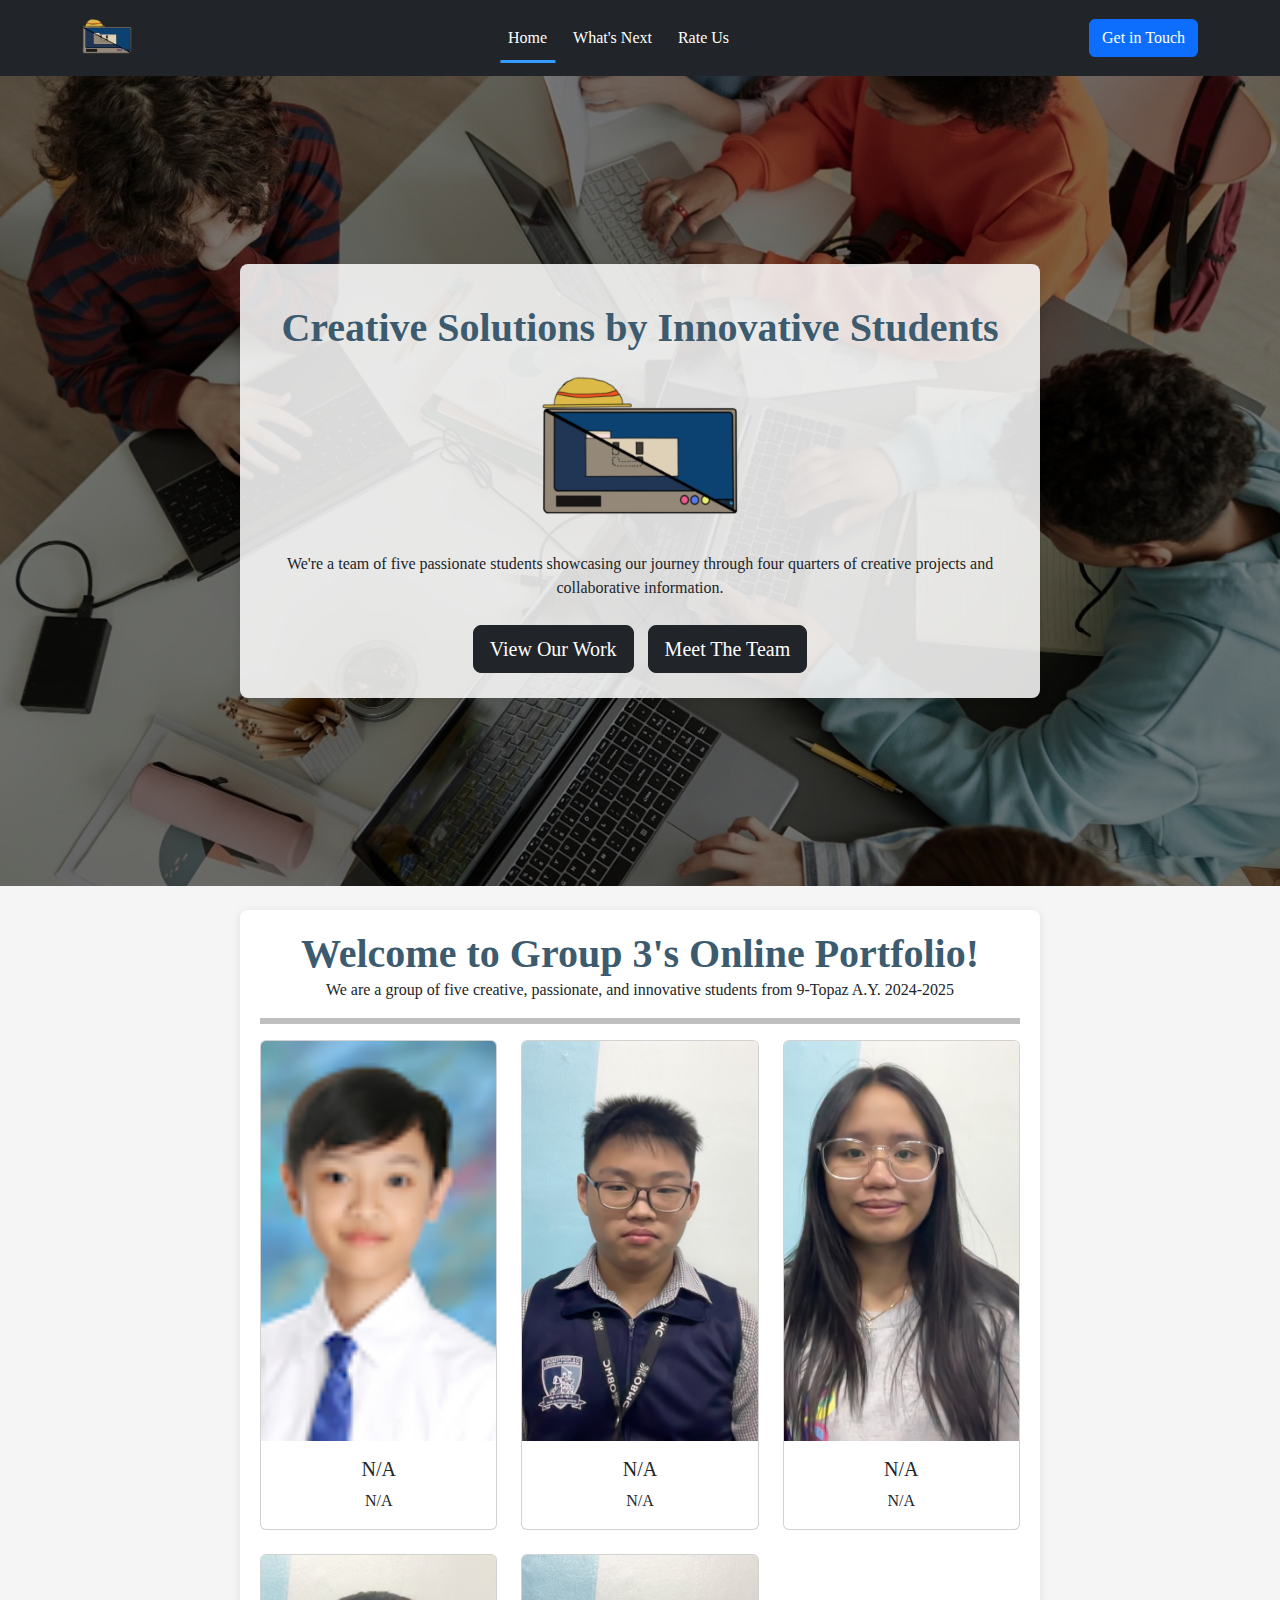
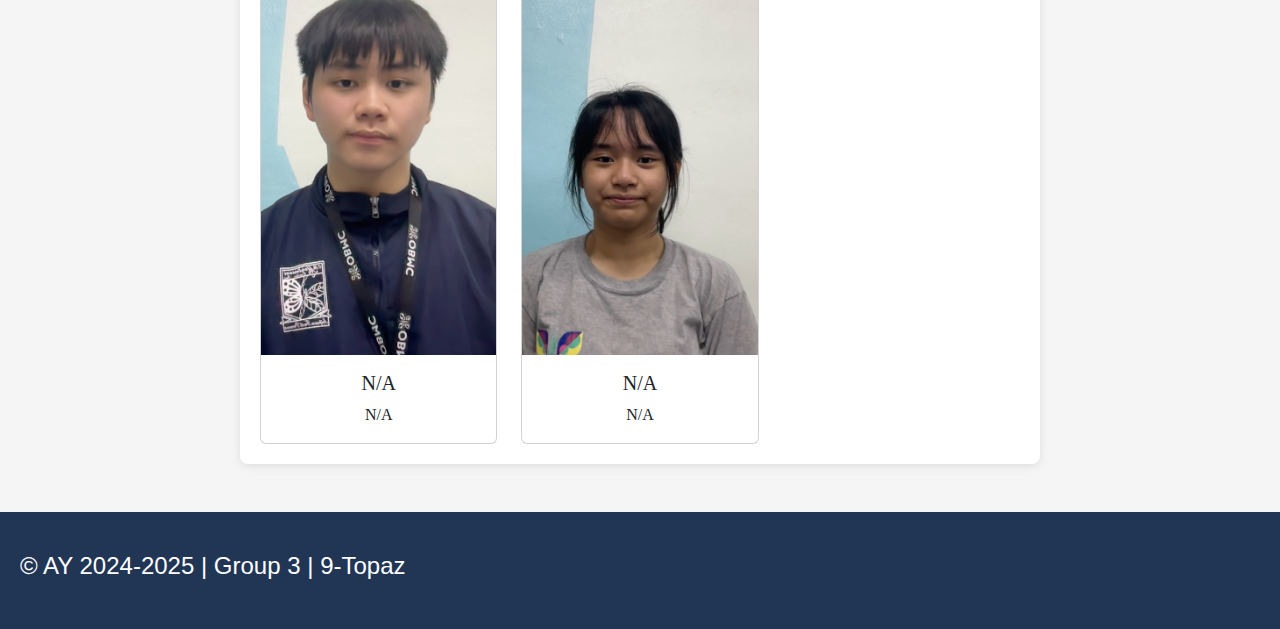
<file: index.html>
<!DOCTYPE html>
<html>
<head>
    <meta charset="utf-8">
	<meta name="viewport" content="width=device-width, initial-scale=1">
	<title>Group 3's Online Portfolio - Home</title>

    <link rel="icon" type="image/x-icon" href="icon.png">

	<!-- BOOTSTRAP 5 -->
	<link href="https://cdn.jsdelivr.net/npm/bootstrap@5.3.3/dist/css/bootstrap.min.css" rel="stylesheet" integrity="sha384-QWTKZyjpPEjISv5WaRU9OFeRpok6YctnYmDr5pNlyT2bRjXh0JMhjY6hW+ALEwIH" crossorigin="anonymous">

    <!-- GOOGLE FONTS -->
    <link rel="preconnect" href="https://fonts.googleapis.com">
    <link rel="preconnect" href="https://fonts.gstatic.com" crossorigin>
    <link href="https://fonts.googleapis.com/css2?family=Merriweather:ital,wght@0,300;0,400;0,700;0,900;1,300;1,400;1,700;1,900&display=swap" rel="stylesheet">

    <!-- CLOUDFLARE FOR ANIMATION -->
	<link rel="stylesheet" href="https://cdnjs.cloudflare.com/ajax/libs/animate.css/4.1.1/animate.min.css">

	 <!-- STYLE -->
	<link rel="stylesheet" type="text/css" href="style.css">
</head>
<body>
    <!-- NAVIGATION BAR -->
	<nav class="navbar navbar-expand-md navbar-dark bg-dark sticky-top">
        <div class="container-sm">
            <!-- LOGO -->
            <a class="navbar-brand" href="index.html">
                <img src="logo.png" alt="Online Portfolio logo">
            </a>

        <!-- TOGGLER -->
        <button class="navbar-toggler" type="button" data-bs-toggle="collapse" data-bs-target="#mynavbar" aria-controls="mynavbar" aria-expanded="false" aria-label="Toggle navigation">
            <span class="navbar-toggler-icon"></span>
        </button>

        <!-- NAVBAR ITEMS -->
            <div class="collapse navbar-collapse" id="mynavbar">
                <ul class="navbar-nav mx-auto">
                    <li class="nav-item">
                        <a class="nav-link active" href="index.html">Home</a>
                    </li>
                    <li class="nav-item">
                        <a class="nav-link" href="#">What's Next</a>
                    <li class="nav-item">
                        <a class="nav-link" href="#">Rate Us</a>
                    </li>
                </ul>

            <!-- SEARCH-FORM -->
            <form class="d-flex" action="https://www.google.com/search" method="get" target="_blank">
                <button class="btn btn-primary" type="submit">Get in Touch</button>
                </form>
            </div>
        </div>
    </nav>

    <!-- CONTENT -->
    <!-- HERO SECTION -->
    <header class="hero">
        <div class="container">
            <h1 class="animate__animated animate__fadeInDown">Creative Solutions by Innovative Students</h1>
			<img src="logo.png" alt="Project-All Logo" class="animate__animated animate__fadeIn" style="width: 200px; height: 200px;">
			<p class="animate__animated animate__fadeInUp">We're a team of five passionate students showcasing our journey through four quarters of creative projects and collaborative information.</p>
			<button class="btn btn-dark btn-lg animate__animated animate__fadeInUp" onclick="window.location = '#'">View Our Work</button>
            <button class="btn btn-dark btn-lg animate__animated animate__fadeInUp" onclick="window.location = '#'">Meet The Team</button>
        </div>
    </header>
    <br>
    <div class="container mb-5">
        <div class="row g-4">
            <div class="col-md-12">
                <h1>Welcome to Group 3's Online Portfolio!</h1>
                <p>We are a group of five creative, passionate, and innovative students from 9-Topaz A.Y. 2024-2025</p>
                <hr>
                <div class="row g-4">
                    <div class="col-md-4">
                        <div class="card">
                            <img src="sang.png" class="card-img-top" alt="Member 1">
                            <div class="card-body">
                                <h5 class="card-title">N/A</h5>
                                <p class="card-text">N/A</p>
                            </div>
                        </div>
                    </div>
                    <div class="col-md-4">
                        <div class="card">
                            <img src="sean.png" class="card-img-top" alt="Member 2">
                            <div class="card-body">
                                <h5 class="card-title">N/A</h5>
                                <p class="card-text">N/A</p>
                            </div>
                        </div>
                    </div>
                    <div class="col-md-4">
                        <div class="card">
                            <img src="leona.png" class="card-img-top" alt="Member 3">
                            <div class="card-body">
                                <h5 class="card-title">N/A</h5>
                                <p class="card-text">N/A</p>
                            </div>
                        </div>
                    </div>
                    <div class="col-md-4">
                        <div class="card">
                            <img src="chilli.png" class="card-img-top" alt="Member 4">
                            <div class="card-body">
                                <h5 class="card-title">N/A</h5>
                                <p class="card-text">N/A</p>
                            </div>
                        </div>
                    </div>
                    <div class="col-md-4">
                        <div class="card">
                            <img src="harms.png" class="card-img-top" alt="Member 5">
                            <div class="card-body">
                                <h5 class="card-title">N/A</h5>
                                <p class="card-text">N/A</p>
                            </div>
                        </div>
                    </div>
                </div>
            </div>
        </div>
    </div>

    <!-- FOOTER -->
    <footer>
        <div class="footer">
            <h4>&#169; AY 2024-2025 | Group 3 | 9-Topaz</h4>
        </div>
    </footer>

    <!-- JS & BOOTSTRAP -->
    <script src="main.js"></script>
    <script src="https://cdn.jsdelivr.net/npm/bootstrap@5.3.0/dist/js/bootstrap.bundle.min.js"></script>
</body>
</html>
</file>
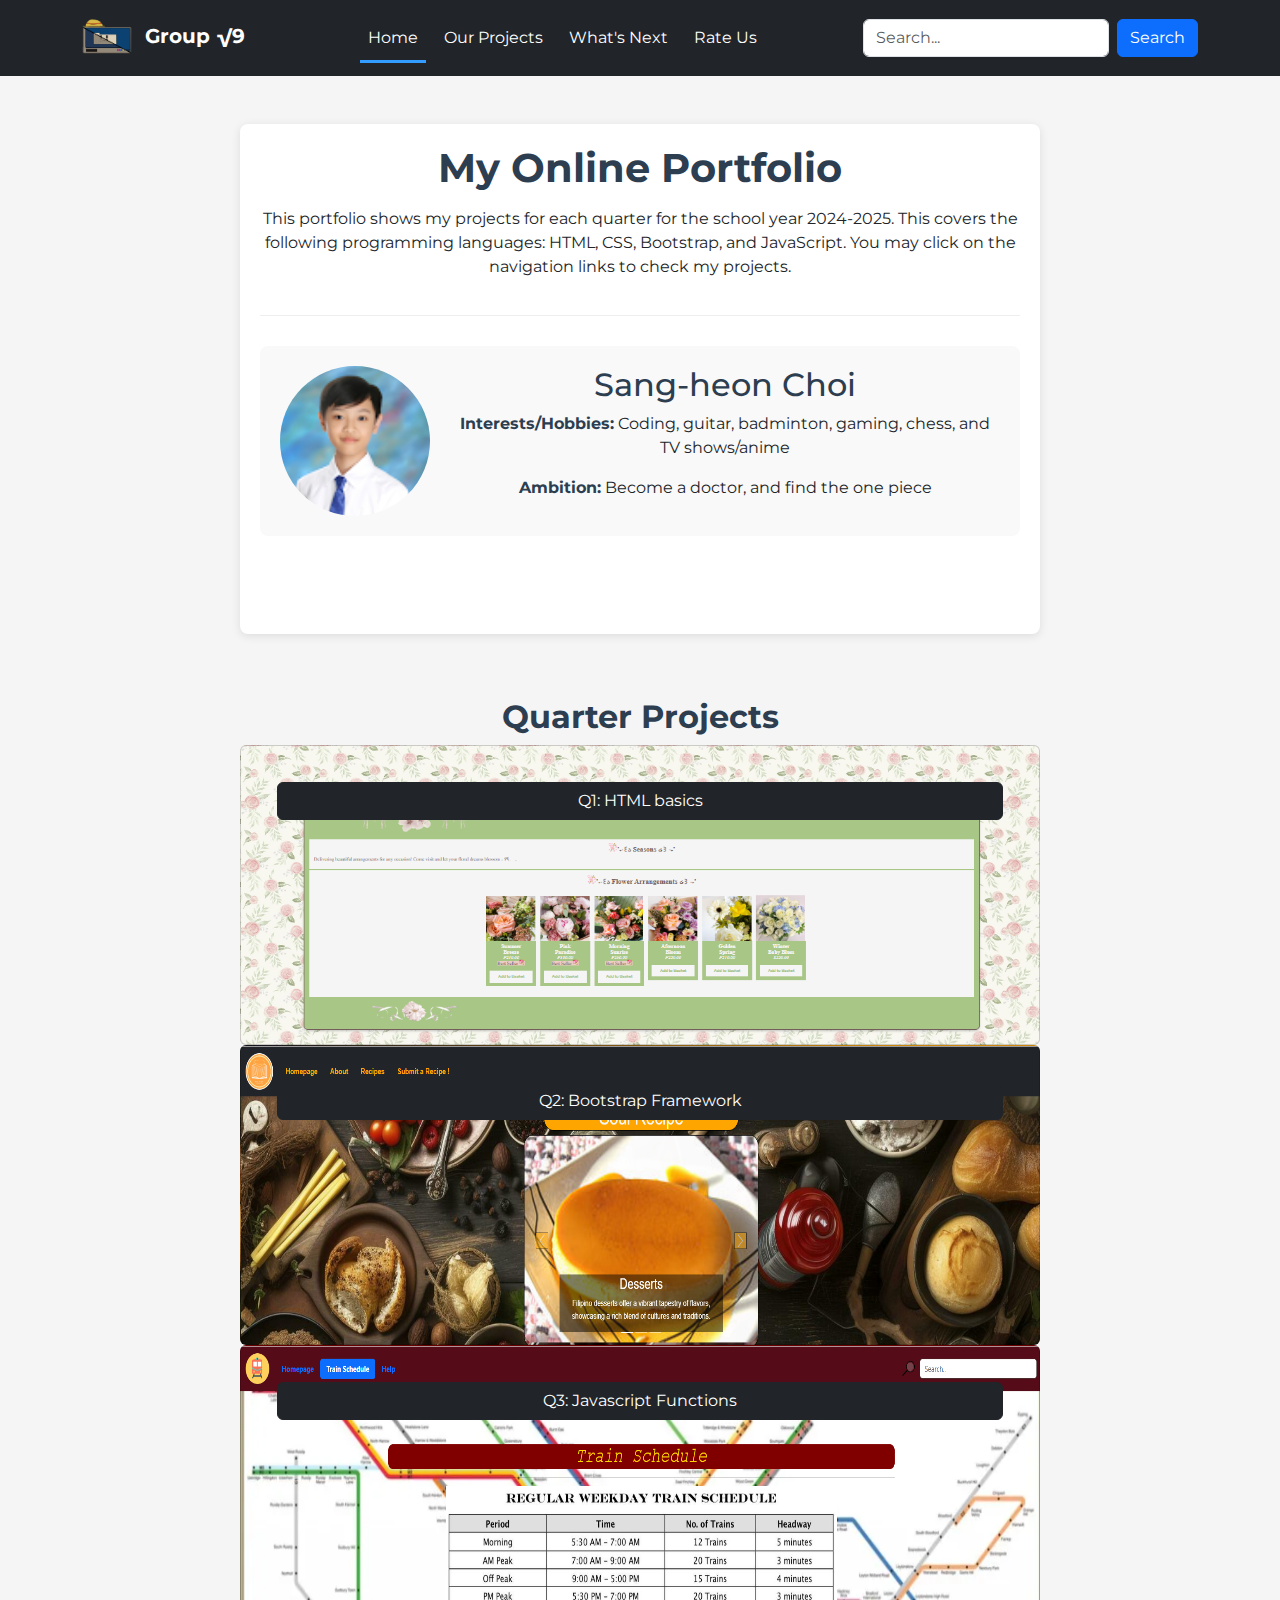
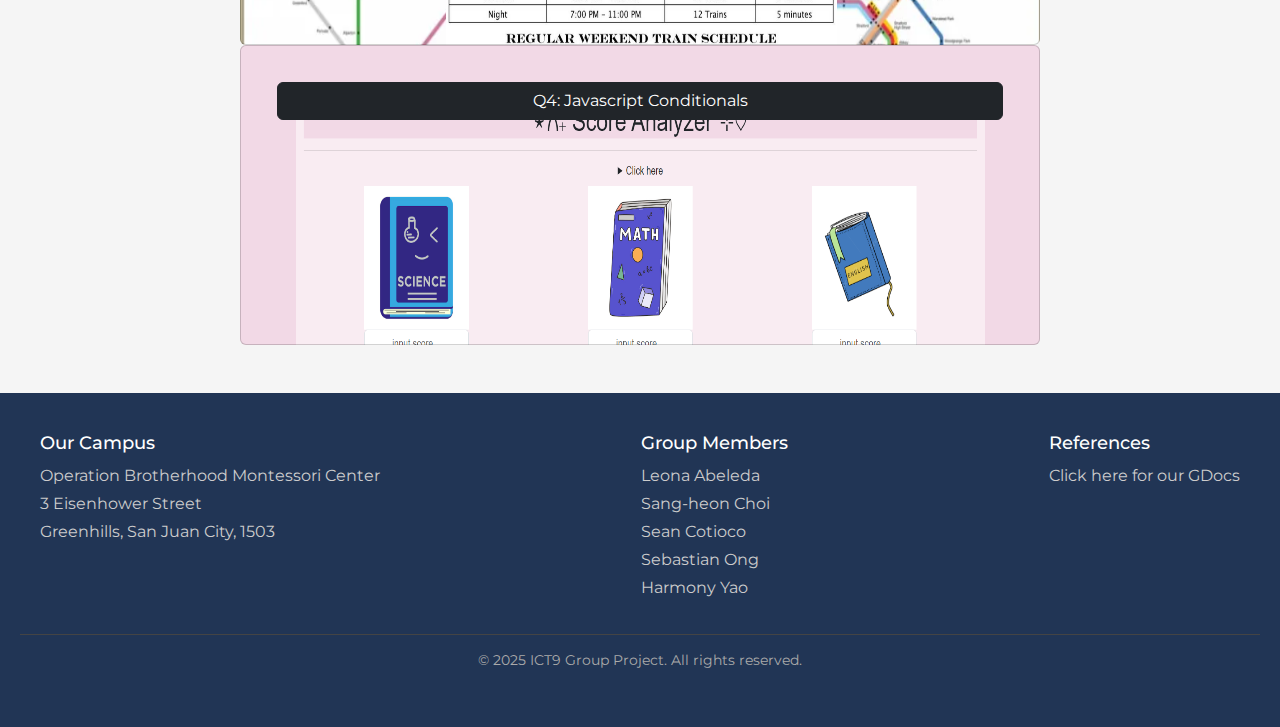
<file: chilli.html>
<!DOCTYPE html>
<html>
<head>
    <meta charset="utf-8">
    <meta name="viewport" content="width=device-width, initial-scale=1">
    <title>Group 3's Online Portfolio - Ong's Page</title>

    <link rel="icon" type="image/x-icon" href="icon.png">

    <!-- BOOTSTRAP 5 -->
    <link href="https://cdn.jsdelivr.net/npm/bootstrap@5.3.3/dist/css/bootstrap.min.css" rel="stylesheet" integrity="sha384-QWTKZyjpPEjISv5WaRU9OFeRpok6YctnYmDr5pNlyT2bRjXh0JMhjY6hW+ALEwIH" crossorigin="anonymous">

    <!-- GOOGLE FONTS -->
    <link rel="preconnect" href="https://fonts.googleapis.com">
    <link rel="preconnect" href="https://fonts.gstatic.com" crossorigin>
    <link href="https://fonts.googleapis.com/css2?family=Montserrat:ital,wght@0,100..900;1,100..900&family=Quicksand:wght@300..700&display=swap" rel="stylesheet">

    <!-- CLOUDFLARE FOR ANIMATION -->
    <link rel="stylesheet" href="https://cdnjs.cloudflare.com/ajax/libs/animate.css/4.1.1/animate.min.css">

     <!-- STYLE; Everyone -->
    <link rel="stylesheet" type="text/css" href="style.css">
</head>
<body>
    <!-- NAVIGATION BAR; ONG -->
    <nav class="navbar navbar-expand-md navbar-dark bg-dark sticky-top">
        <div class="container-sm">
            <!-- LOGO -->
            <a class="navbar-brand" href="index.html">
                <img src="logo.png" alt="Online Portfolio logo">
                <span class="ms-2 fw-bold">Group √9</span>
            </a>

        <!-- TOGGLER -->
        <button class="navbar-toggler" type="button" data-bs-toggle="collapse" data-bs-target="#mynavbar" aria-controls="mynavbar" aria-expanded="false" aria-label="Toggle navigation">
            <span class="navbar-toggler-icon"></span>
        </button>

        <!-- NAVBAR ITEMS -->
            <div class="collapse navbar-collapse" id="mynavbar">
                <ul class="navbar-nav mx-auto">
                    <li class="nav-item">
                        <a class="nav-link active" href="index.html">Home</a>
                    </li>
                    <li class="nav-item">
                        <a class="nav-link" href="#">Our Projects</a>
                    </li>
                    <li class="nav-item">
                        <a class="nav-link" href="#">What's Next</a>
                    </li>
                    <li class="nav-item">
                        <a class="nav-link" href="#">Rate Us</a>
                    </li>
                </ul>

            <!-- SEARCH FORM -->
                <form class="d-flex" action="https://www.google.com/search" method="get" target="_blank">
                    <input class="form-control me-2" type="text" name="q" placeholder="Search..." required>
                    <button class="btn btn-primary" type="submit">Search</button>
                </form>
            </div>
        </div>
    </nav>

    <!-- CONTENT; Choi -->
    <div class="container portfolio mt-5 mb-5">
        <div class="header">
            <h1>My Online Portfolio</h1>
            <p>This portfolio shows my projects for each quarter for the school year 2024-2025. This covers the following programming languages: HTML, CSS, Bootstrap, and JavaScript. You may click on the navigation links to check my projects.</p>
        </div>

        <!-- Profile section -->
        <div class="profile-box">
            <!-- Pfp -->
            <img src="sang.png" alt="Profile Picture" class="img-fluid rounded-circle image-placeholder">

            <div class="details">
                <h2>Sang-heon Choi</h2>
                <p><span class="label">Interests/Hobbies:</span> Coding, guitar, badminton, gaming, chess, and TV shows/anime</p>
                <p><span class="label">Ambition:</span> Become a doctor, and find the one piece</p>
            </div>
        </div>
        <br><br>
    </div>

    <!-- QUARTER PROJECTS; Choi -->
    <div class="projects mb-5">
        <h2><b>Quarter Projects</b></h2>

        <!-- QUARTER 1 -->
        <div class="card" id="card1-sang">
            <div class="card-body">
                <a href="https://schoi9t.github.io/Q1PROJECT-ChoiSang-heon/" target="_blank"><button type="button" class="btn btn-dark">Q1: HTML basics</button></a>
            </div>
        </div>

        <!-- QUARTER 2 -->
        <div class="card" id="card2-sang">
            <div class="card-body">
                <a href="https://schoi9t.github.io/Q2Project/" target="_blank"><button type="button" class="btn btn-dark">Q2: Bootstrap Framework</button></a>
            </div>
        </div>

        <!-- QUARTER 3 -->
        <div class="card" id="card3-sang">
            <div class="card-body">
                <a href="https://schoi9t.github.io/Q3-PROJECT-Choi-RSantos/" target="_blank"><button type="button" class="btn btn-dark">Q3: Javascript Functions</button></a>
            </div>
        </div>

        <!-- QUARTER 4 -->
        <div class="card" id="card4-sang">
            <div class="card-body">
                <a href="https://schoi9t.github.io/Q4-QUIZ2/" target="_blank"><button type="button" class="btn btn-dark">Q4: Javascript Conditionals</button></a>
            </div>
        </div>
    </div>

    <!-- FOOTER; Abeleda -->
    <footer class="footer">
  <div class="footer-container">
    <div class="footer-column">
      <h3>Our Campus</h3>
      <p>Operation Brotherhood Montessori Center</p>
      <p>3 Eisenhower Street</p>
      <p>Greenhills, San Juan City, 1503</p>
    </div>
    <div class="footer-column">
      <h3>Group Members</h3>
      <p>Leona Abeleda</p>
      <p>Sang-heon Choi</p>
      <p>Sean Cotioco</p>
      <p>Sebastian Ong</p>
      <p>Harmony Yao</p>
    </div>
    <div class="footer-column">
      <h3>References</h3>
      <p><a href="https://docs.google.com/document/d/1443_rFTvMxYkBfvUSqrgPFT8zezX56Qn1RfxSUgy0Vw/edit?usp=sharing">Click here for our GDocs</a></p>
    </div>
  </div>
  <div class="footer-bottom">
    <p>© 2025 ICT9 Group Project. All rights reserved.</p>
  </div>
</footer>
    <!-- JS & BOOTSTRAP; Everyone -->
    <script src="main.js"></script>
    <script src="https://cdn.jsdelivr.net/npm/bootstrap@5.3.0/dist/js/bootstrap.bundle.min.js"></script>
</body>
</html>
</file>
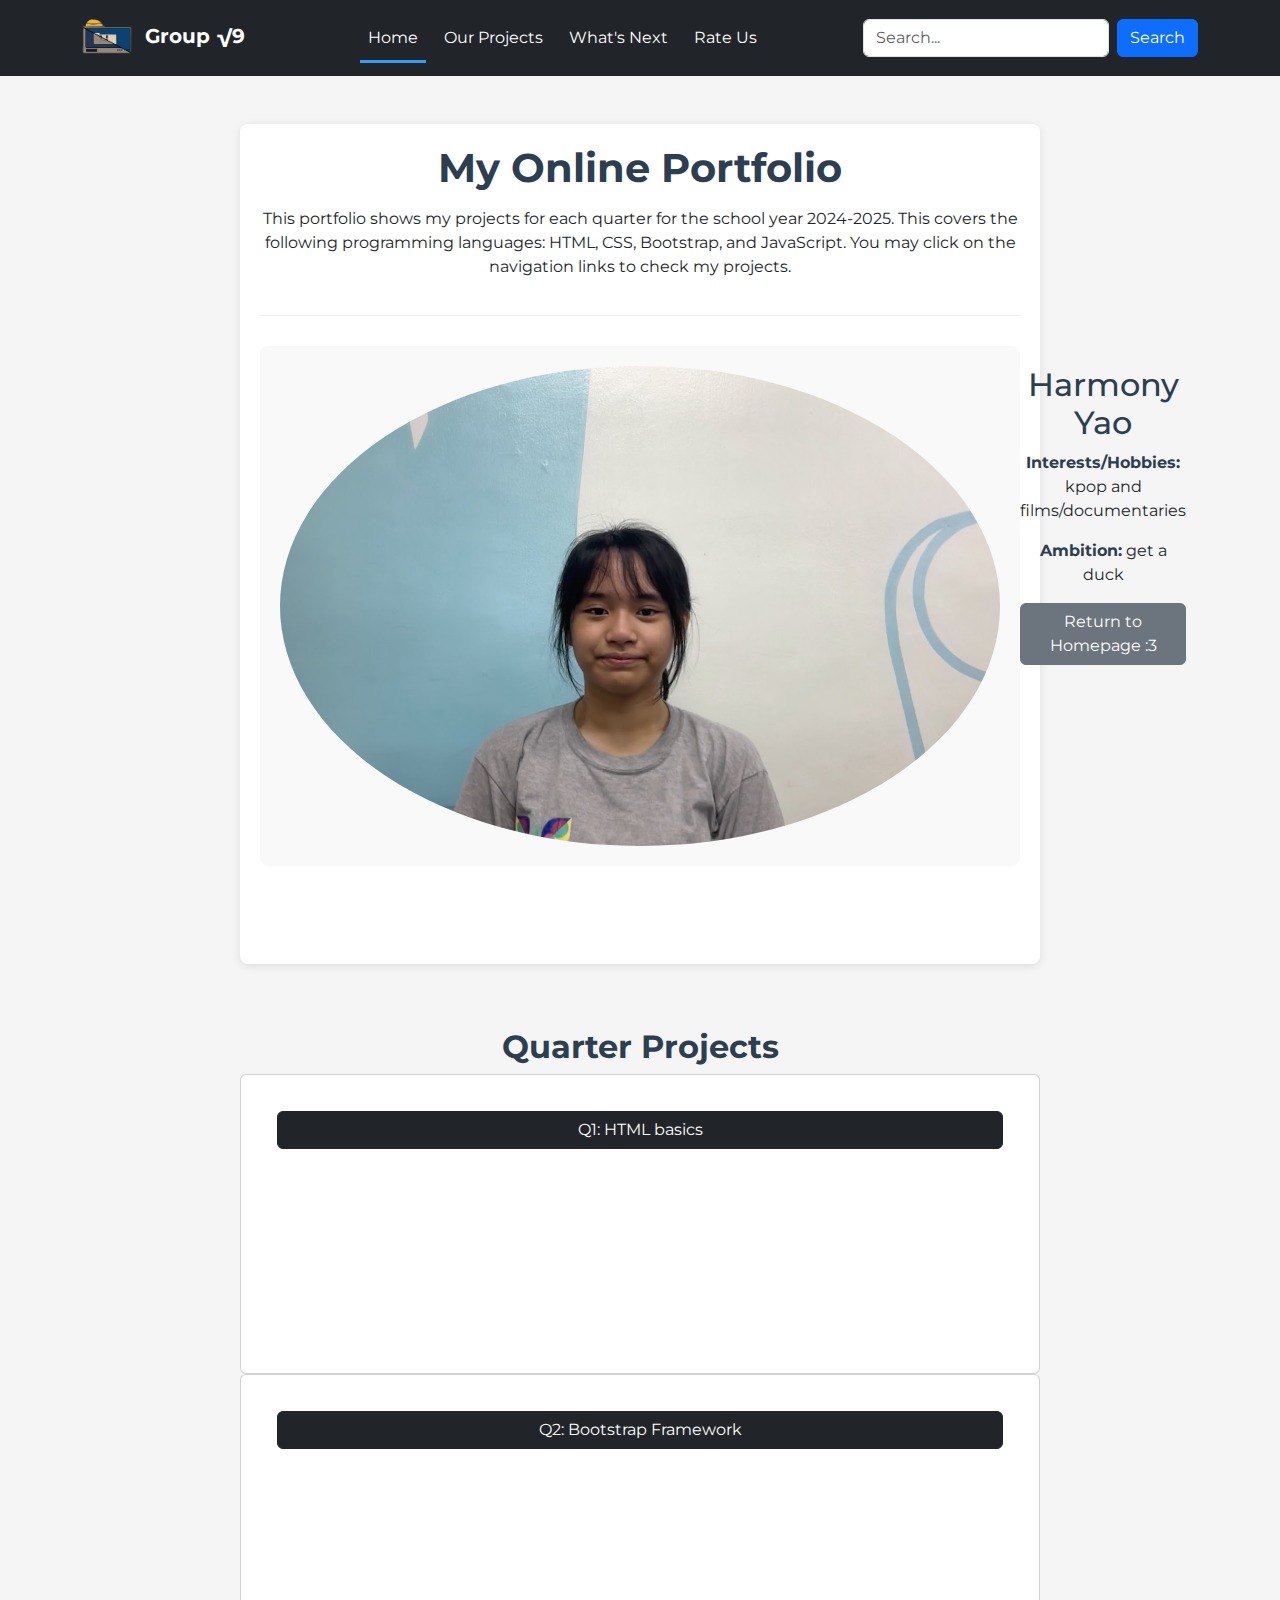
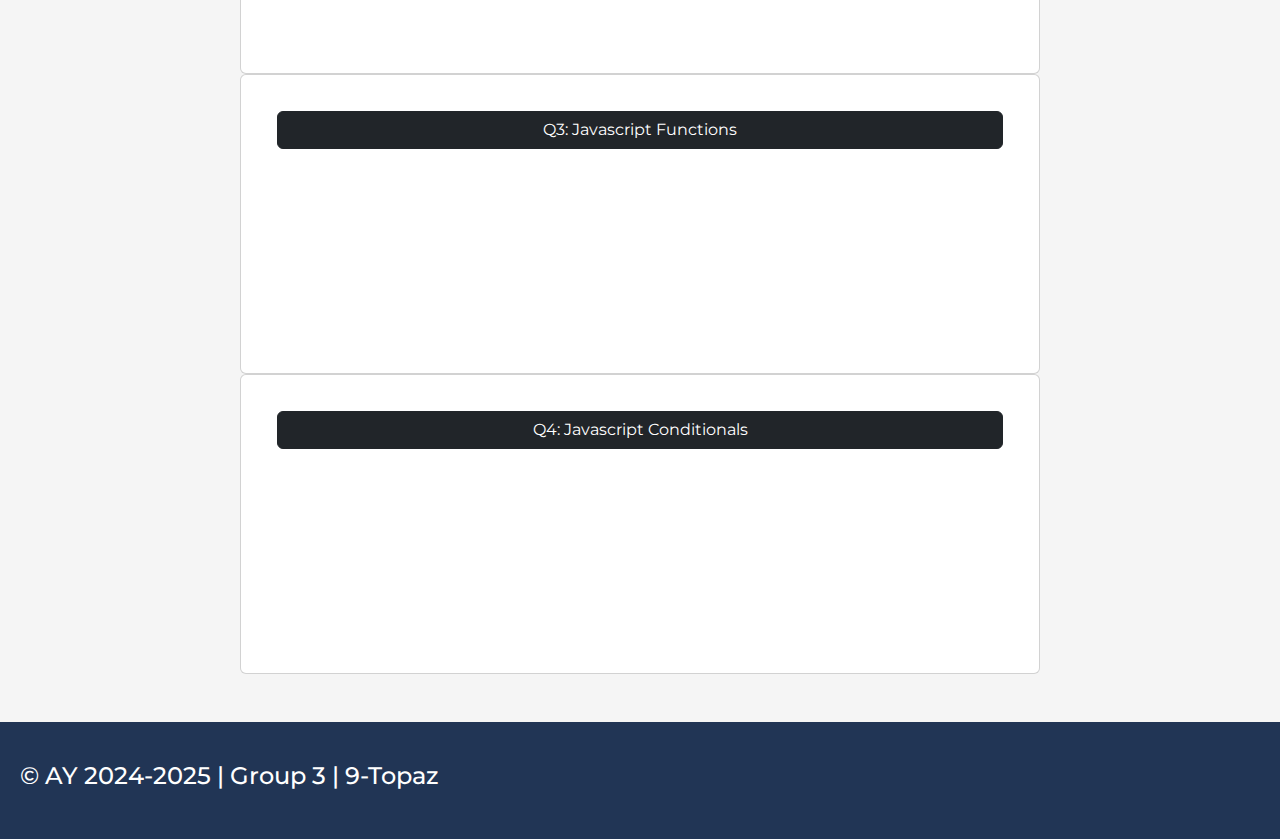
<file: harms.html>
<!DOCTYPE html>
<html>
<head>
	<meta charset="utf-8">
	<meta name="viewport" content="width=device-width, initial-scale=1">
	<title>Group 3's Online Portfolio - Yao's Page</title>

    <link rel="icon" type="image/x-icon" href="icon.png">

	<!-- BOOTSTRAP 5 -->
	<link href="https://cdn.jsdelivr.net/npm/bootstrap@5.3.3/dist/css/bootstrap.min.css" rel="stylesheet" integrity="sha384-QWTKZyjpPEjISv5WaRU9OFeRpok6YctnYmDr5pNlyT2bRjXh0JMhjY6hW+ALEwIH" crossorigin="anonymous">

    <!-- GOOGLE FONTS -->
    <link rel="preconnect" href="https://fonts.googleapis.com">
    <link rel="preconnect" href="https://fonts.gstatic.com" crossorigin>
    <link href="https://fonts.googleapis.com/css2?family=Montserrat:ital,wght@0,100..900;1,100..900&family=Quicksand:wght@300..700&display=swap" rel="stylesheet">

    <!-- CLOUDFLARE FOR ANIMATION -->
	<link rel="stylesheet" href="https://cdnjs.cloudflare.com/ajax/libs/animate.css/4.1.1/animate.min.css">

	 <!-- STYLE; Everyone -->
	<link rel="stylesheet" type="text/css" href="style.css">
</head>
<body>
	<!-- NAVIGATION BAR; Choi -->
	<nav class="navbar navbar-expand-md navbar-dark bg-dark sticky-top">
        <div class="container-sm">
            <!-- LOGO -->
            <a class="navbar-brand" href="index.html">
                <img src="logo.png" alt="Online Portfolio logo">
                <span class="ms-2 fw-bold">Group √9</span>
            </a>

        <!-- TOGGLER -->
        <button class="navbar-toggler" type="button" data-bs-toggle="collapse" data-bs-target="#mynavbar" aria-controls="mynavbar" aria-expanded="false" aria-label="Toggle navigation">
            <span class="navbar-toggler-icon"></span>
        </button>

        <!-- NAVBAR ITEMS -->
            <div class="collapse navbar-collapse" id="mynavbar">
                <ul class="navbar-nav mx-auto">
                    <li class="nav-item">
                        <a class="nav-link active" href="index.html">Home</a>
                    </li>
                    <li class="nav-item">
                        <a class="nav-link" href="#">Our Projects</a>
                    </li>
                    <li class="nav-item">
                        <a class="nav-link" href="#">What's Next</a>
                    </li>
                    <li class="nav-item">
                        <a class="nav-link" href="#">Rate Us</a>
                    </li>
                </ul>

            <!-- SEARCH FORM -->
                <form class="d-flex" action="https://www.google.com/search" method="get" target="_blank">
                    <input class="form-control me-2" type="text" name="q" placeholder="Search..." required>
                    <button class="btn btn-primary" type="submit">Search</button>
                </form>
            </div>
        </div>
    </nav>

	<!-- CONTENT; Yao -->
	<div class="container portfolio mt-5 mb-5">
		<div class="header">
			<h1>My Online Portfolio</h1>
			<p>This portfolio shows my projects for each quarter for the school year 2024-2025. This covers the following programming languages: HTML, CSS, Bootstrap, and JavaScript. You may click on the navigation links to check my projects.</p>
		</div>

		<!-- Profile section -->
		<div class="profile-box">
			<!-- Pfp -->
			<img src="harms.png" alt="Profile Picture" class="img-fluid rounded-circle image-placeholder-harmony">

			<div class="details">
				<h2>Harmony Yao</h2>
				<p><span class="label">Interests/Hobbies:</span> kpop and films/documentaries </p>
				<p><span class="label">Ambition:</span> get a duck</p>
				<button class="btn btn-secondary" onclick="window.location = 'index.html'">Return to Homepage :3</button>
			</div>
		</div>
		<br><br>
	</div>

	<!-- QUARTER PROJECTS; Yao -->
    <div class="projects mb-5">
		<h2><b>Quarter Projects</b></h2>

		<!-- QUARTER 1 -->
		<div class="card" id="card1-harmony">
			<div class="card-body">
				<a href="https://hyao9t.github.io/HYao-Q1Project-YaoHarmony/" target="_blank"><button type="button" class="btn btn-dark">Q1: HTML basics</button></a>
			</div>
		</div>

		<!-- QUARTER 2 -->
		<div class="card" id="card2-harmony">
			<div class="card-body">
				<a href="https://hyao9t.github.io/Q2Project/" target="_blank"><button type="button" class="btn btn-dark">Q2: Bootstrap Framework</button></a>
			</div>
		</div>

		<!-- QUARTER 3 -->
		<div class="card" id="card3-harmony">
			<div class="card-body">
				<a href="https://hyao9t.github.io/Q3-PROJECT-ESCOBAR-YAO/" target="_blank"><button type="button" class="btn btn-dark">Q3: Javascript Functions</button></a>
			</div>
		</div>

		<!-- QUARTER 4 -->
		<div class="card" id="card4-harmony">
			<div class="card-body">
				<a href="https://hyao9t.github.io/Q4Quiz2-Yao_Harmony/" target="_blank"><button type="button" class="btn btn-dark">Q4: Javascript Conditionals</button></a>
			</div>
		</div>
	</div>

	<!-- FOOTER; Abeleda -->
    <footer>
        <div class="footer">
            <h4>&#169; AY 2024-2025 | Group 3 | 9-Topaz</h4>
        </div>
    </footer>

	<!-- JS & BOOTSTRAP; Everyone -->
    <script src="main.js"></script>
    <script src="https://cdn.jsdelivr.net/npm/bootstrap@5.3.0/dist/js/bootstrap.bundle.min.js"></script>
</body>
</html>
</file>
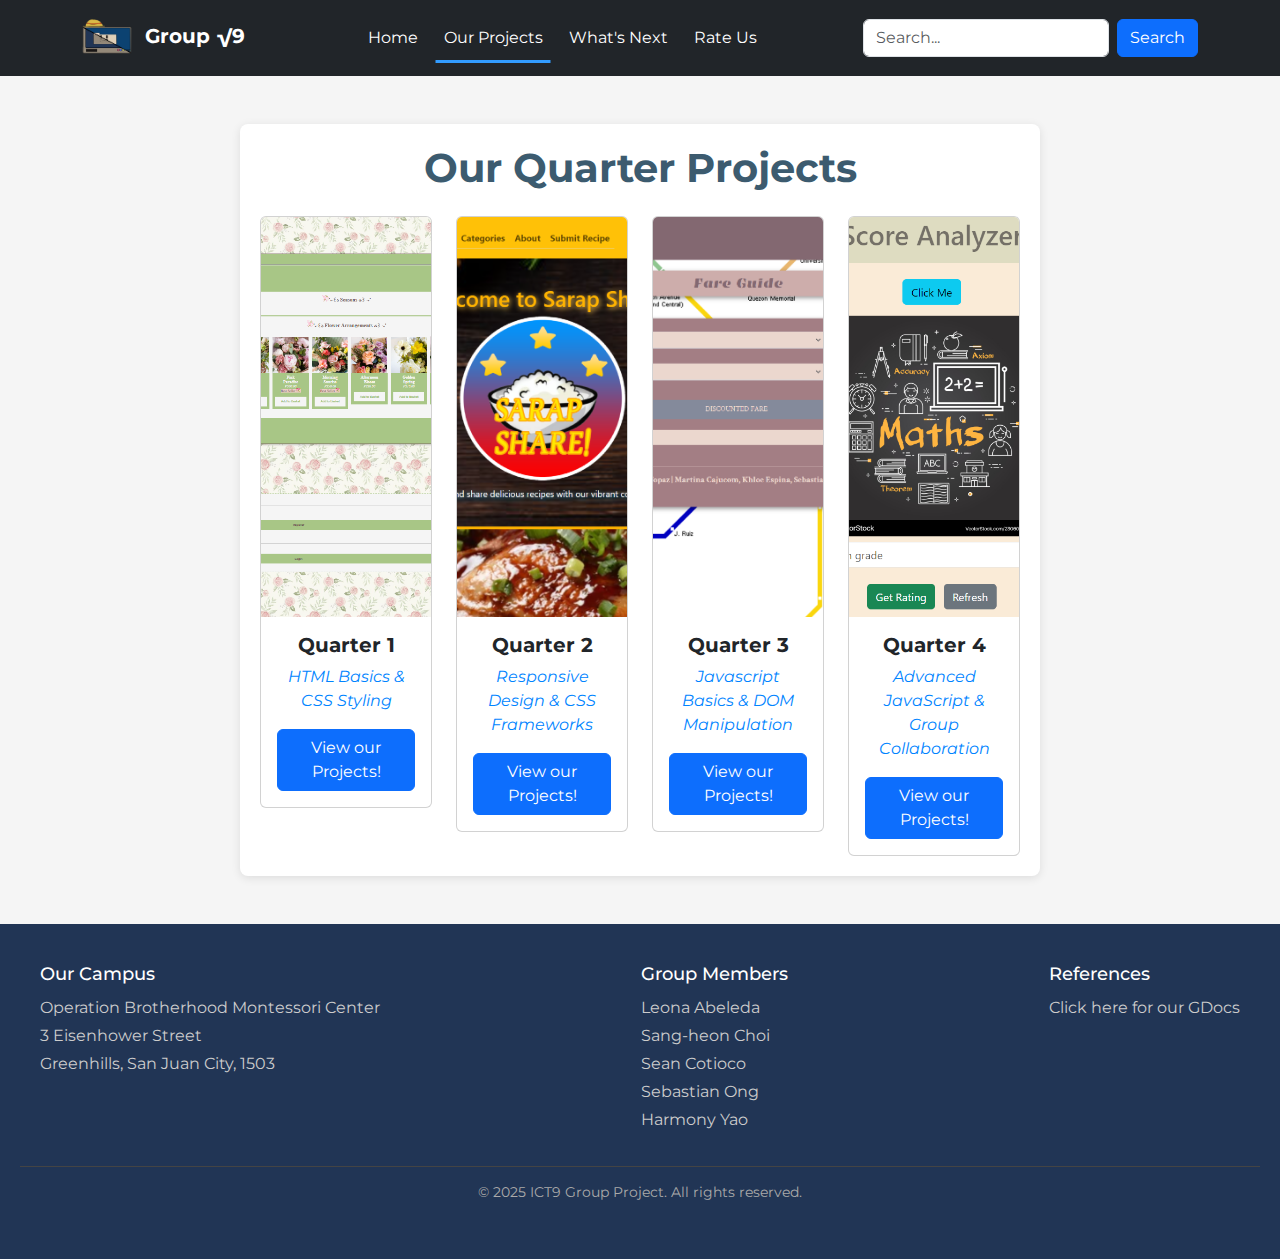
<file: projects.html>
<!DOCTYPE html>
<html>
<head>
    <meta charset="utf-8">
	<meta name="viewport" content="width=device-width, initial-scale=1">
	<title>Group 3's Online Portfolio - Our Projects</title>

    <link rel="icon" type="image/x-icon" href="icon.png">

	<!-- BOOTSTRAP 5 -->
	<link href="https://cdn.jsdelivr.net/npm/bootstrap@5.3.3/dist/css/bootstrap.min.css" rel="stylesheet" integrity="sha384-QWTKZyjpPEjISv5WaRU9OFeRpok6YctnYmDr5pNlyT2bRjXh0JMhjY6hW+ALEwIH" crossorigin="anonymous">

    <!-- GOOGLE FONTS -->
    <link rel="preconnect" href="https://fonts.googleapis.com">
    <link rel="preconnect" href="https://fonts.gstatic.com" crossorigin>
    <link href="https://fonts.googleapis.com/css2?family=Montserrat:ital,wght@0,100..900;1,100..900&family=Quicksand:wght@300..700&display=swap" rel="stylesheet">

    <!-- CLOUDFLARE FOR ANIMATION -->
	<link rel="stylesheet" href="https://cdnjs.cloudflare.com/ajax/libs/animate.css/4.1.1/animate.min.css">

	 <!-- STYLE; Everyone -->
	<link rel="stylesheet" type="text/css" href="style.css">
</head>
<body>
    <!-- NAVIGATION BAR; Choi -->
	<nav class="navbar navbar-expand-md navbar-dark bg-dark sticky-top">
        <div class="container-sm">
            <!-- LOGO -->
            <a class="navbar-brand" href="index.html">
                <img src="logo.png" alt="Online Portfolio logo">
                <span class="ms-2 fw-bold">Group √9</span>
            </a>

        <!-- TOGGLER -->
        <button class="navbar-toggler" type="button" data-bs-toggle="collapse" data-bs-target="#mynavbar" aria-controls="mynavbar" aria-expanded="false" aria-label="Toggle navigation">
            <span class="navbar-toggler-icon"></span>
        </button>

        <!-- NAVBAR ITEMS -->
            <div class="collapse navbar-collapse" id="mynavbar">
                <ul class="navbar-nav mx-auto">
                    <li class="nav-item">
                        <a class="nav-link" href="index.html">Home</a>
                    </li>
                    <li class="nav-item">
                        <a class="nav-link active" href="projects.html">Our Projects</a>
                    </li>
                    <li class="nav-item">
                        <a class="nav-link" href="whatsnext.html">What's Next</a>
                    </li>
                    <li class="nav-item">
                        <a class="nav-link" href="rate.html">Rate Us</a>
                    </li>
                </ul>

            <!-- SEARCH FORM -->
                <form class="d-flex" action="https://www.google.com/search" method="get" target="_blank">
                    <input class="form-control me-2" type="text" name="q" placeholder="Search..." required>
                    <button class="btn btn-primary" type="submit">Search</button>
                </form>
            </div>
        </div>
    </nav>

    <!-- PROJECTS; Yao -->
    <div class="container mt-5 mb-5">
        <div class="row g-4">
            <h1>Our Quarter Projects</h1>
            <div class="col-md-3">
                <div class="card">
                    <img src="Q1-harms.png" class="card-img-top" alt="Quarter 1">
                    <div class="card-body">
                        <h5 class="card-title"><b>Quarter 1</b></h5>
                        <p class="card-text card-text-special"><i>HTML Basics & CSS Styling</i></p>
                        <button class="btn btn-primary" onclick="window.location = 'q1.html'">View our Projects!</button>
                    </div>
                </div>
            </div>
            <div class="col-md-3">
                <div class="card">
                    <img src="Q2-sang.png" class="card-img-top" alt="Quarter 2">
                    <div class="card-body">
                        <h5 class="card-title"><b>Quarter 2</b></h5>
                        <p class="card-text card-text-special"><i>Responsive Design & CSS Frameworks</i></p>
                        <button class="btn btn-primary" onclick="window.location = 'q2.html'">View our Projects!</button>
                    </div>
                </div>
            </div>
            <div class="col-md-3">
                <div class="card">
                    <img src="Q3ong.png" class="card-img-top" alt="Quarter 3">
                    <div class="card-body">
                        <h5 class="card-title"><b>Quarter 3</b></h5>
                        <p class="card-text card-text-special"><i>Javascript Basics & DOM Manipulation</i></p>
                        <button class="btn btn-primary" onclick="window.location = 'q3.html'">View our Projects!</button>
                    </div>
                </div>
            </div>
            <div class="col-md-3">
                <div class="card">
                    <img src="Q4-Sean-project.png" class="card-img-top" alt="Quarter 4">
                    <div class="card-body">
                        <h5 class="card-title"><b>Quarter 4</b></h5>
                        <p class="card-text card-text-special"><i>Advanced JavaScript & Group Collaboration</i></p>
                        <button class="btn btn-primary" onclick="window.location = 'q4.html'">View our Projects!</button>
                    </div>
                </div>
            </div>
        </div>
    </div>

    <!-- FOOTER; Abeleda -->
    <footer class="footer">
        <div class="footer-container">
            <div class="footer-column">
                <h3>Our Campus</h3>
                <p>Operation Brotherhood Montessori Center</p>
                <p>3 Eisenhower Street</p>
                <p>Greenhills, San Juan City, 1503</p>
            </div>
            <div class="footer-column">
                <h3>Group Members</h3>
                <p>Leona Abeleda</p>
                <p>Sang-heon Choi</p>
                <p>Sean Cotioco</p>
                <p>Sebastian Ong</p>
                <p>Harmony Yao</p>
            </div>
            <div class="footer-column">
                <h3>References</h3>
                <p><a href="https://docs.google.com/document/d/1443_rFTvMxYkBfvUSqrgPFT8zezX56Qn1RfxSUgy0Vw/edit?usp=sharing" target="_blank">Click here for our GDocs</a></p>
            </div>
        </div>
        <div class="footer-bottom">
            <p>© 2025 ICT9 Group Project. All rights reserved.</p>
        </div>
    </footer>

    <!-- JS & BOOTSTRAP; Everyone -->
    <script src="main.js"></script>
    <script src="https://cdn.jsdelivr.net/npm/bootstrap@5.3.0/dist/js/bootstrap.bundle.min.js"></script>
</body>
</html>
</file>
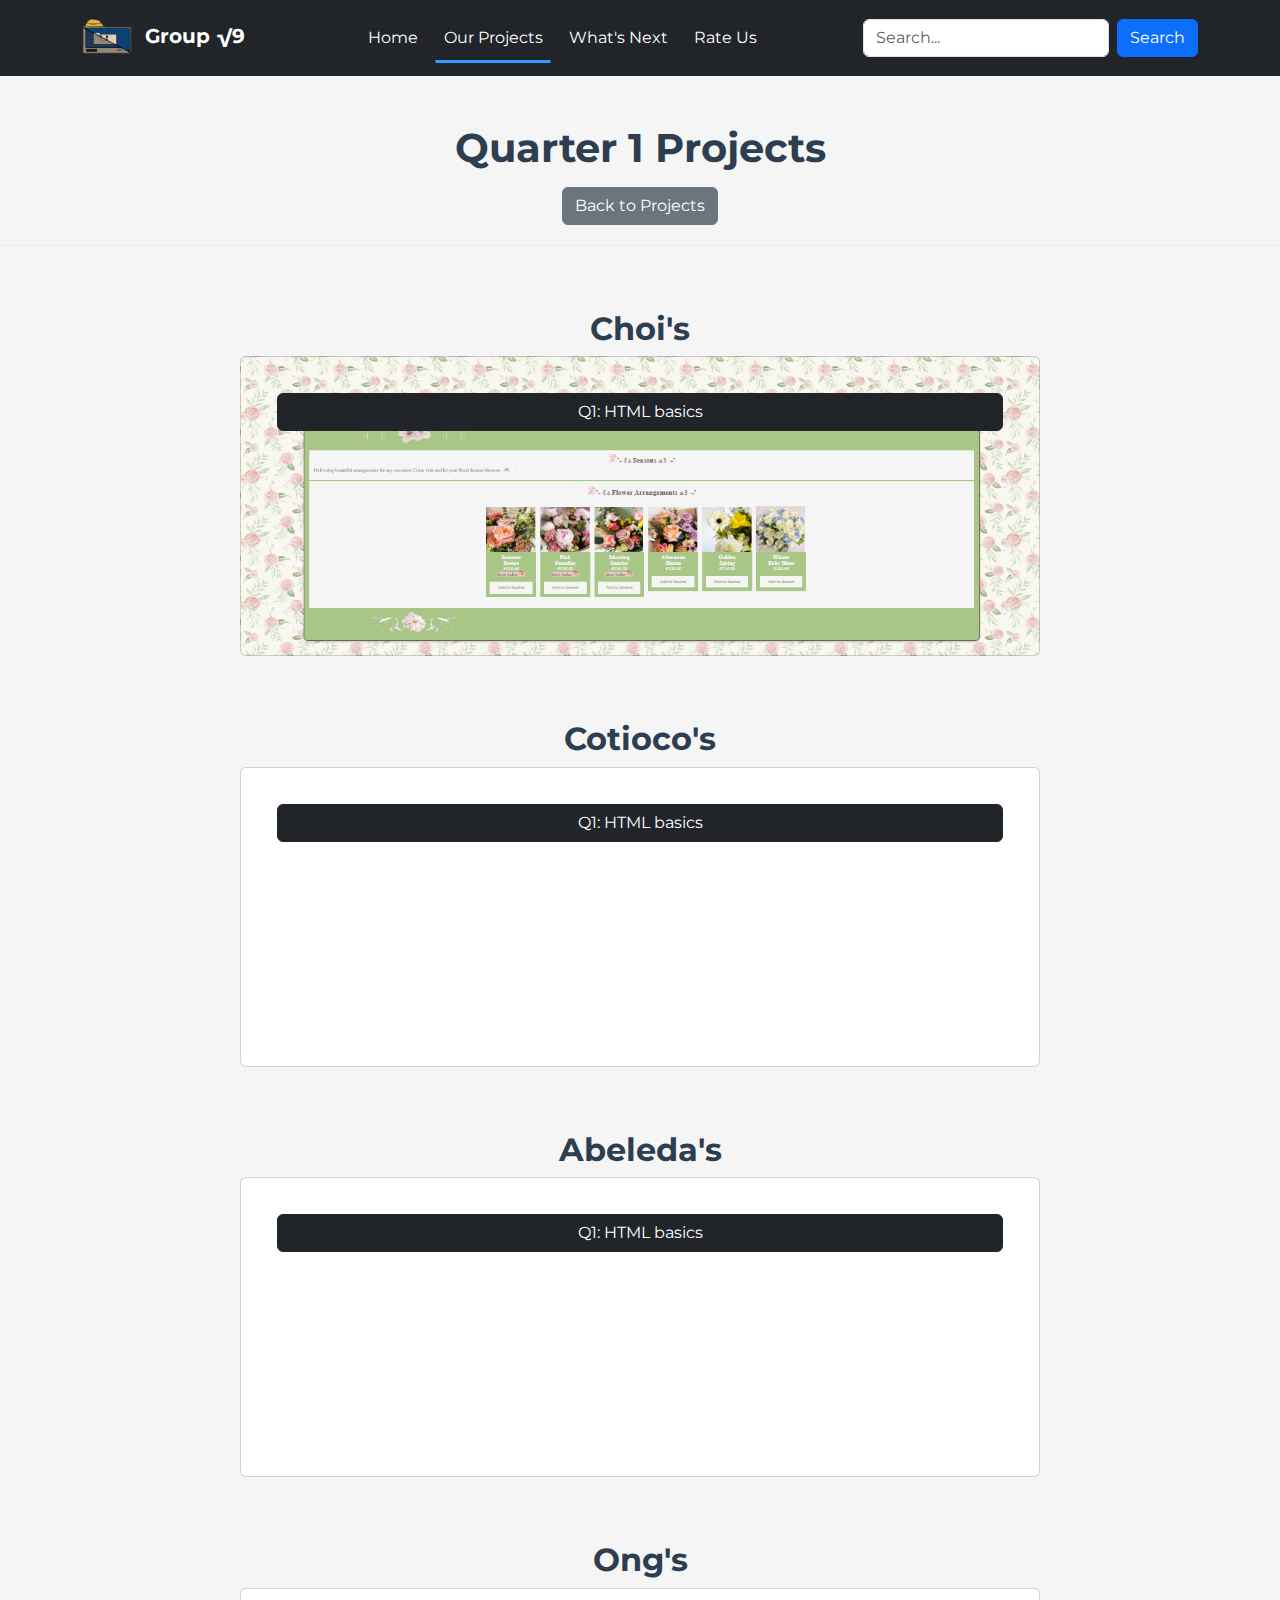
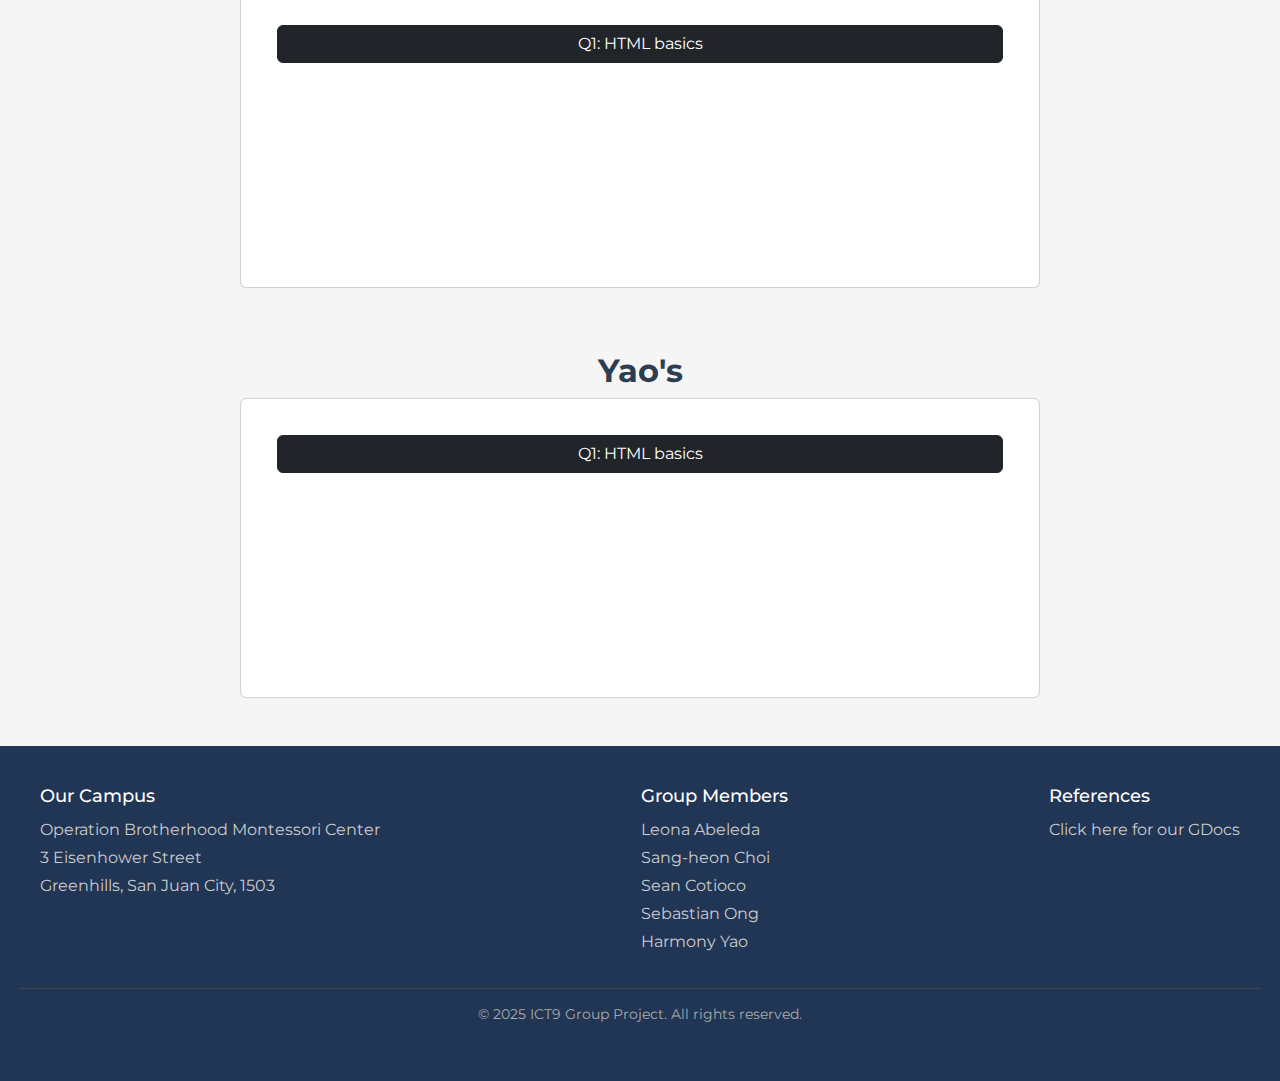
<file: q1.html>
<!DOCTYPE html>
<html>
<head>
    <meta charset="utf-8">
	<meta name="viewport" content="width=device-width, initial-scale=1">
	<title>Group 3's Online Portfolio - Quarter 1</title>

    <link rel="icon" type="image/x-icon" href="icon.png">

	<!-- BOOTSTRAP 5 -->
	<link href="https://cdn.jsdelivr.net/npm/bootstrap@5.3.3/dist/css/bootstrap.min.css" rel="stylesheet" integrity="sha384-QWTKZyjpPEjISv5WaRU9OFeRpok6YctnYmDr5pNlyT2bRjXh0JMhjY6hW+ALEwIH" crossorigin="anonymous">

    <!-- GOOGLE FONTS -->
    <link rel="preconnect" href="https://fonts.googleapis.com">
    <link rel="preconnect" href="https://fonts.gstatic.com" crossorigin>
    <link href="https://fonts.googleapis.com/css2?family=Montserrat:ital,wght@0,100..900;1,100..900&family=Quicksand:wght@300..700&display=swap" rel="stylesheet">

    <!-- CLOUDFLARE FOR ANIMATION -->
	<link rel="stylesheet" href="https://cdnjs.cloudflare.com/ajax/libs/animate.css/4.1.1/animate.min.css">

	 <!-- STYLE; Everyone -->
	<link rel="stylesheet" type="text/css" href="style.css">
</head>
<body>
    <!-- NAVIGATION BAR; Choi -->
	<nav class="navbar navbar-expand-md navbar-dark bg-dark sticky-top">
        <div class="container-sm">
            <!-- LOGO -->
            <a class="navbar-brand" href="index.html">
                <img src="logo.png" alt="Online Portfolio logo">
                <span class="ms-2 fw-bold">Group √9</span>
            </a>

        <!-- TOGGLER -->
        <button class="navbar-toggler" type="button" data-bs-toggle="collapse" data-bs-target="#mynavbar" aria-controls="mynavbar" aria-expanded="false" aria-label="Toggle navigation">
            <span class="navbar-toggler-icon"></span>
        </button>

        <!-- NAVBAR ITEMS -->
            <div class="collapse navbar-collapse" id="mynavbar">
                <ul class="navbar-nav mx-auto">
                    <li class="nav-item">
                        <a class="nav-link" href="index.html">Home</a>
                    </li>
                    <li class="nav-item">
                        <a class="nav-link active" href="projects.html">Our Projects</a>
                    </li>
                    <li class="nav-item">
                        <a class="nav-link" href="whatsnext.html">What's Next</a>
                    </li>
                    <li class="nav-item">
                        <a class="nav-link" href="rate.html">Rate Us</a>
                    </li>
                </ul>

            <!-- SEARCH FORM -->
                <form class="d-flex" action="https://www.google.com/search" method="get" target="_blank">
                    <input class="form-control me-2" type="text" name="q" placeholder="Search..." required>
                    <button class="btn btn-primary" type="submit">Search</button>
                </form>
            </div>
        </div>
    </nav>

    <div class="header mt-5">
        <h1>Quarter 1 Projects</h1>
        <button class="btn btn-secondary" onclick="window.location='projects.html'">Back to Projects</button>
    </div>

    <!-- QUARTER PROJECTS; Choi -->
    <div class="projects mb-5">
		<h2><b>Choi's</b></h2>

		<!-- QUARTER 1 -->
		<div class="card" id="card1-sang">
			<div class="card-body">
				<a href="https://schoi9t.github.io/Q1PROJECT-ChoiSang-heon/" target="_blank"><button type="button" class="btn btn-dark">Q1: HTML basics</button></a>
			</div>
		</div>
    </div>

    <!-- QUARTER PROJECTS; Cotioco -->
    <div class="projects mb-5">
		<h2><b>Cotioco's</b></h2>

		<!-- QUARTER 1 -->
		<div class="card" id="card1-sean">
			<div class="card-body">
				<a href="https://seanmc0cc.github.io/Store-project/" target="_blank"><button type="button" class="btn btn-dark">Q1: HTML basics</button></a>
			</div>
		</div>
    </div>

    <!-- QUARTER PROJECTS; Abeleda -->
    <div class="projects mb-5">
		<h2><b>Abeleda's</b></h2>

		<!-- QUARTER 1 -->
		<div class="card" id="card1-leona">
			<div class="card-body">
				<a href="https://labeleda-9t.github.io/Q1_Proj/" target="_blank"><button type="button" class="btn btn-dark">Q1: HTML basics</button></a>
			</div>
		</div>
    </div>

    <!-- QUARTER PROJECTS; Ong -->
    <div class="projects mb-5">
		<h2><b>Ong's</b></h2>

		<!-- QUARTER 1 -->
		<div class="card" id="card1-chilli">
			<div class="card-body">
				<a href="https://song9t.github.io/Q1PROJECT-OngSebastian/" target="_blank"><button type="button" class="btn btn-dark">Q1: HTML basics</button></a>
			</div>
		</div>
    </div>

    <!-- QUARTER PROJECTS; Yao -->
    <div class="projects mb-5">
		<h2><b>Yao's</b></h2>

		<!-- QUARTER 1 -->
		<div class="card" id="card1-harmony">
			<div class="card-body">
				<a href="https://hyao9t.github.io/HYao-Q1Project-YaoHarmony/" target="_blank"><button type="button" class="btn btn-dark">Q1: HTML basics</button></a>
			</div>
		</div>
    </div>

    <!-- FOOTER; Abeleda -->
    <footer class="footer">
        <div class="footer-container">
            <div class="footer-column">
                <h3>Our Campus</h3>
                <p>Operation Brotherhood Montessori Center</p>
                <p>3 Eisenhower Street</p>
                <p>Greenhills, San Juan City, 1503</p>
            </div>
            <div class="footer-column">
                <h3>Group Members</h3>
                <p>Leona Abeleda</p>
                <p>Sang-heon Choi</p>
                <p>Sean Cotioco</p>
                <p>Sebastian Ong</p>
                <p>Harmony Yao</p>
            </div>
            <div class="footer-column">
                <h3>References</h3>
                <p><a href="https://docs.google.com/document/d/1443_rFTvMxYkBfvUSqrgPFT8zezX56Qn1RfxSUgy0Vw/edit?usp=sharing" target="_blank">Click here for our GDocs</a></p>
            </div>
        </div>
        <div class="footer-bottom">
            <p>© 2025 ICT9 Group Project. All rights reserved.</p>
        </div>
    </footer>

    <!-- JS & BOOTSTRAP; Everyone -->
    <script src="main.js"></script>
    <script src="https://cdn.jsdelivr.net/npm/bootstrap@5.3.0/dist/js/bootstrap.bundle.min.js"></script>
</body>
</html>
</file>
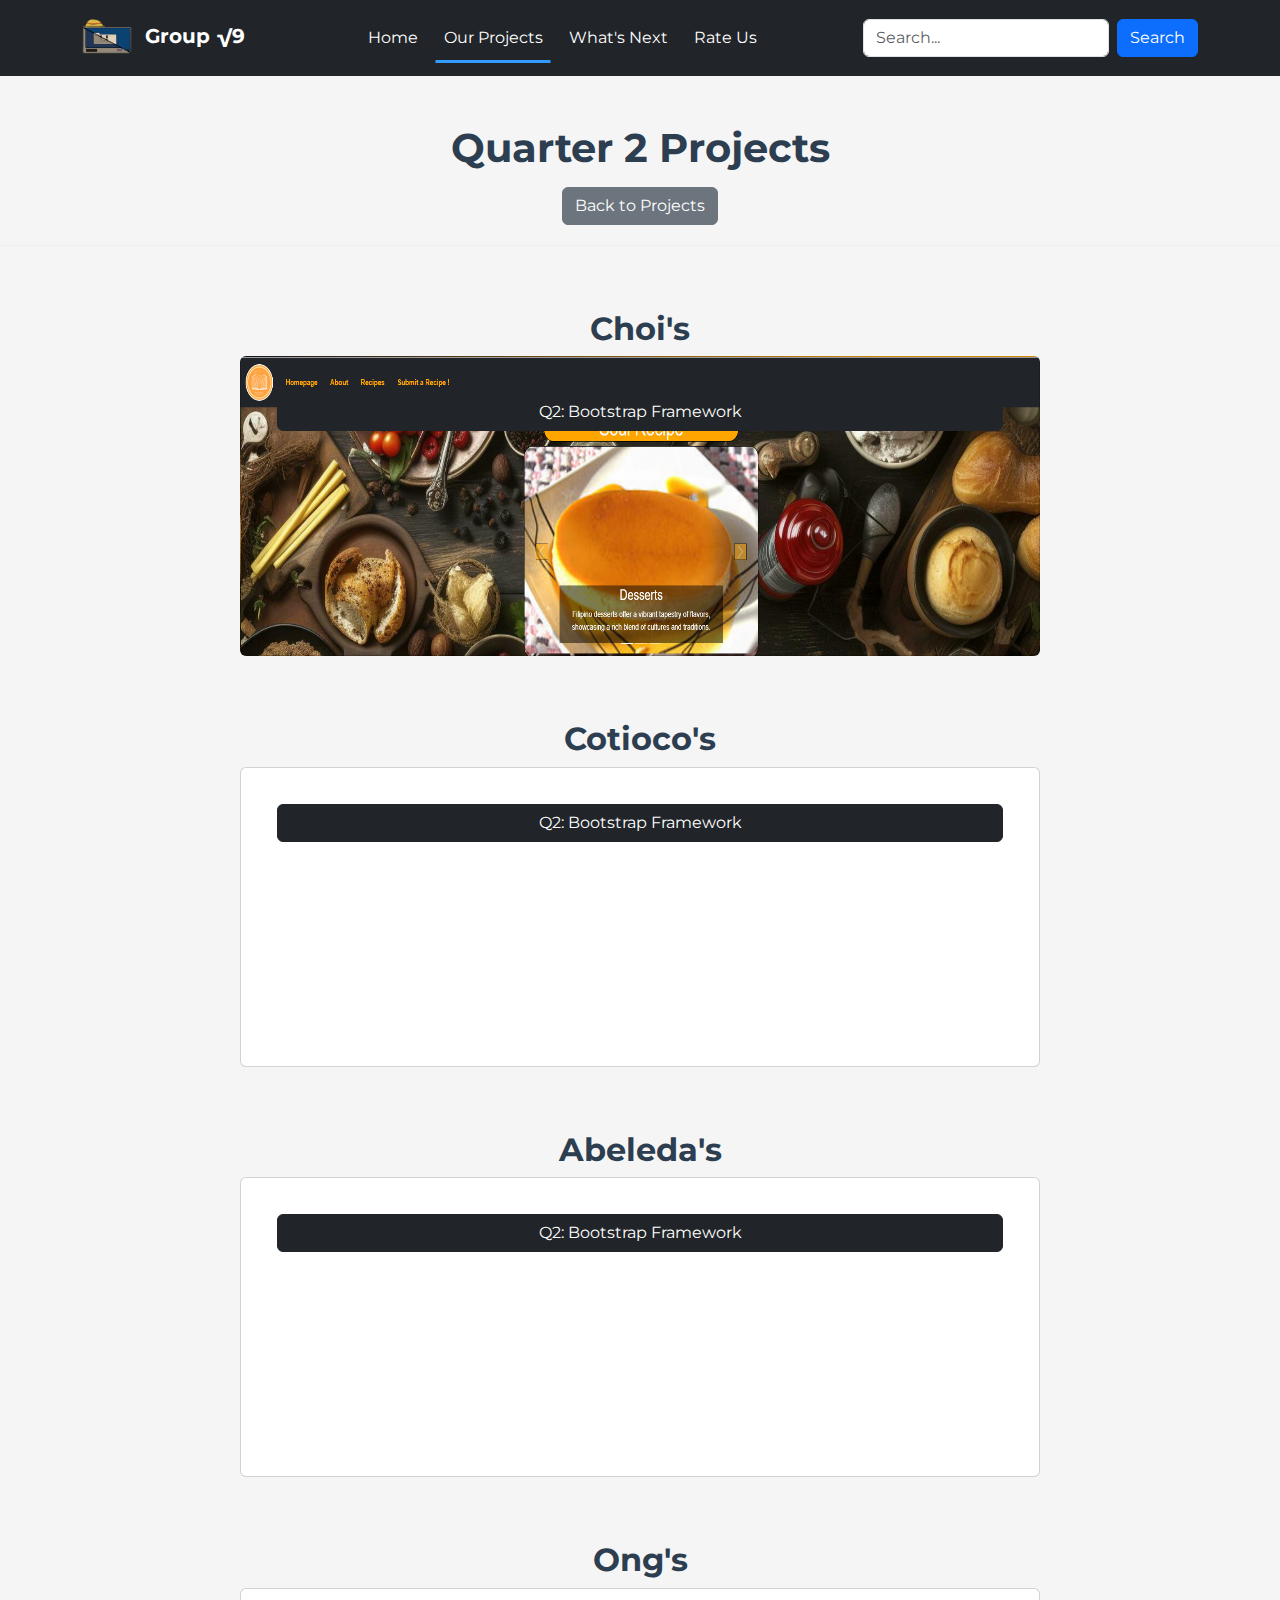
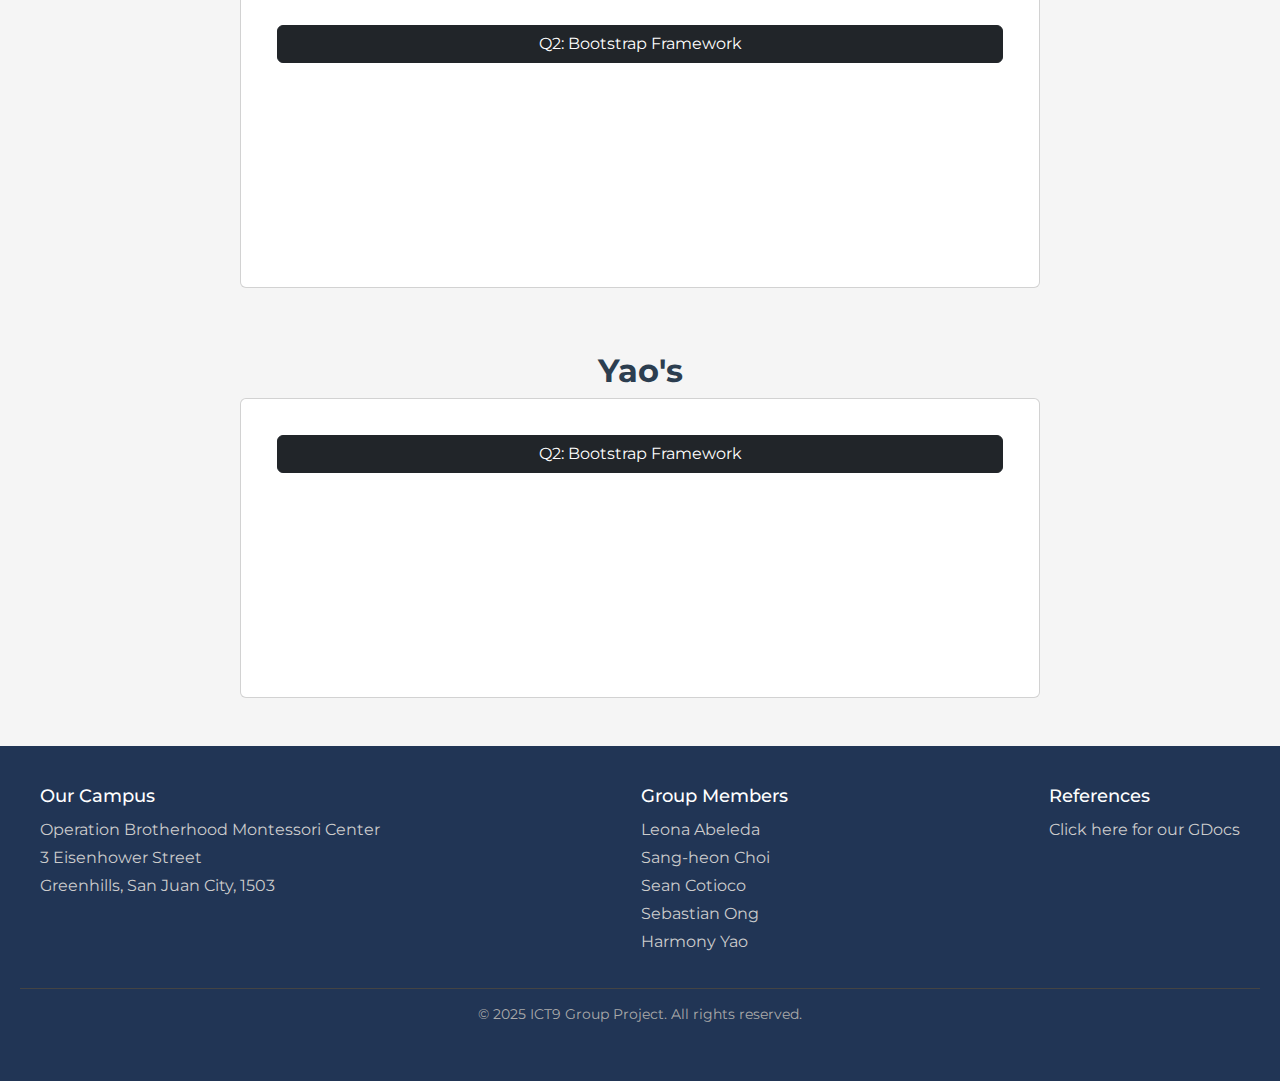
<file: q2.html>
<!DOCTYPE html>
<html>
<head>
    <meta charset="utf-8">
	<meta name="viewport" content="width=device-width, initial-scale=1">
	<title>Group 3's Online Portfolio - Quarter 2</title>

    <link rel="icon" type="image/x-icon" href="icon.png">

	<!-- BOOTSTRAP 5 -->
	<link href="https://cdn.jsdelivr.net/npm/bootstrap@5.3.3/dist/css/bootstrap.min.css" rel="stylesheet" integrity="sha384-QWTKZyjpPEjISv5WaRU9OFeRpok6YctnYmDr5pNlyT2bRjXh0JMhjY6hW+ALEwIH" crossorigin="anonymous">

    <!-- GOOGLE FONTS -->
    <link rel="preconnect" href="https://fonts.googleapis.com">
    <link rel="preconnect" href="https://fonts.gstatic.com" crossorigin>
    <link href="https://fonts.googleapis.com/css2?family=Montserrat:ital,wght@0,100..900;1,100..900&family=Quicksand:wght@300..700&display=swap" rel="stylesheet">

    <!-- CLOUDFLARE FOR ANIMATION -->
	<link rel="stylesheet" href="https://cdnjs.cloudflare.com/ajax/libs/animate.css/4.1.1/animate.min.css">

	 <!-- STYLE; Everyone -->
	<link rel="stylesheet" type="text/css" href="style.css">
</head>
<body>
    <!-- NAVIGATION BAR; Choi -->
	<nav class="navbar navbar-expand-md navbar-dark bg-dark sticky-top">
        <div class="container-sm">
            <!-- LOGO -->
            <a class="navbar-brand" href="index.html">
                <img src="logo.png" alt="Online Portfolio logo">
                <span class="ms-2 fw-bold">Group √9</span>
            </a>

        <!-- TOGGLER -->
        <button class="navbar-toggler" type="button" data-bs-toggle="collapse" data-bs-target="#mynavbar" aria-controls="mynavbar" aria-expanded="false" aria-label="Toggle navigation">
            <span class="navbar-toggler-icon"></span>
        </button>

        <!-- NAVBAR ITEMS -->
            <div class="collapse navbar-collapse" id="mynavbar">
                <ul class="navbar-nav mx-auto">
                    <li class="nav-item">
                        <a class="nav-link" href="index.html">Home</a>
                    </li>
                    <li class="nav-item">
                        <a class="nav-link active" href="projects.html">Our Projects</a>
                    </li>
                    <li class="nav-item">
                        <a class="nav-link" href="whatsnext.html">What's Next</a>
                    </li>
                    <li class="nav-item">
                        <a class="nav-link" href="rate.html">Rate Us</a>
                    </li>
                </ul>

            <!-- SEARCH FORM -->
                <form class="d-flex" action="https://www.google.com/search" method="get" target="_blank">
                    <input class="form-control me-2" type="text" name="q" placeholder="Search..." required>
                    <button class="btn btn-primary" type="submit">Search</button>
                </form>
            </div>
        </div>
    </nav>

    <div class="header mt-5">
        <h1>Quarter 2 Projects</h1>
        <button class="btn btn-secondary" onclick="window.location='projects.html'">Back to Projects</button>
    </div>

    <!-- QUARTER PROJECTS; Choi -->
    <div class="projects mb-5">
		<h2><b>Choi's</b></h2>

		<!-- QUARTER 2 -->
		<div class="card" id="card2-sang">
			<div class="card-body">
				<a href="https://schoi9t.github.io/Q2Project/" target="_blank"><button type="button" class="btn btn-dark">Q2: Bootstrap Framework</button></a>
			</div>
		</div>
    </div>

    <!-- QUARTER PROJECTS; Cotioco -->
    <div class="projects mb-5">
		<h2><b>Cotioco's</b></h2>

		<!-- QUARTER 2 -->
		<div class="card" id="card2-sean">
			<div class="card-body">
				<a href="https://seanmc0cc.github.io/Quarter-2-of-school-things-the-project/foodcore.html" target="_blank"><button type="button" class="btn btn-dark">Q2: Bootstrap Framework</button></a>
			</div>
		</div>
    </div>

    <!-- QUARTER PROJECTS; Abeleda -->
    <div class="projects mb-5">
		<h2><b>Abeleda's</b></h2>

		<!-- QUARTER 2 -->
        <div class="card" id="card2-leona">
            <div class="card-body">
                <a href="https://labeleda-9t.github.io/Q2PROJ/" target="_blank"><button type="button" class="btn btn-dark">Q2: Bootstrap Framework</button></a>
            </div>
        </div>
    </div>

    <!-- QUARTER PROJECTS; Ong -->
    <div class="projects mb-5">
		<h2><b>Ong's</b></h2>

		<!-- QUARTER 2 -->
        <div class="card" id="card2-chilli">
            <div class="card-body">
                <a href="https://song9t.github.io/Q2Project1/" target="_blank"><button type="button" class="btn btn-dark">Q2: Bootstrap Framework</button></a>
            </div>
        </div>
    </div>

    <!-- QUARTER PROJECTS; Yao -->
    <div class="projects mb-5">
		<h2><b>Yao's</b></h2>

		<!-- QUARTER 2 -->
		<div class="card" id="card2-harmony">
			<div class="card-body">
				<a href="https://hyao9t.github.io/Q2Project/" target="_blank"><button type="button" class="btn btn-dark">Q2: Bootstrap Framework</button></a>
			</div>
		</div>
    </div>


    <!-- FOOTER; Abeleda -->
    <footer class="footer">
        <div class="footer-container">
            <div class="footer-column">
                <h3>Our Campus</h3>
                <p>Operation Brotherhood Montessori Center</p>
                <p>3 Eisenhower Street</p>
                <p>Greenhills, San Juan City, 1503</p>
            </div>
            <div class="footer-column">
                <h3>Group Members</h3>
                <p>Leona Abeleda</p>
                <p>Sang-heon Choi</p>
                <p>Sean Cotioco</p>
                <p>Sebastian Ong</p>
                <p>Harmony Yao</p>
            </div>
            <div class="footer-column">
                <h3>References</h3>
                <p><a href="https://docs.google.com/document/d/1443_rFTvMxYkBfvUSqrgPFT8zezX56Qn1RfxSUgy0Vw/edit?usp=sharing" target="_blank">Click here for our GDocs</a></p>
            </div>
        </div>
        <div class="footer-bottom">
            <p>© 2025 ICT9 Group Project. All rights reserved.</p>
        </div>
    </footer>

    <!-- JS & BOOTSTRAP; Everyone -->
    <script src="main.js"></script>
    <script src="https://cdn.jsdelivr.net/npm/bootstrap@5.3.0/dist/js/bootstrap.bundle.min.js"></script>
</body>
</html>
</file>
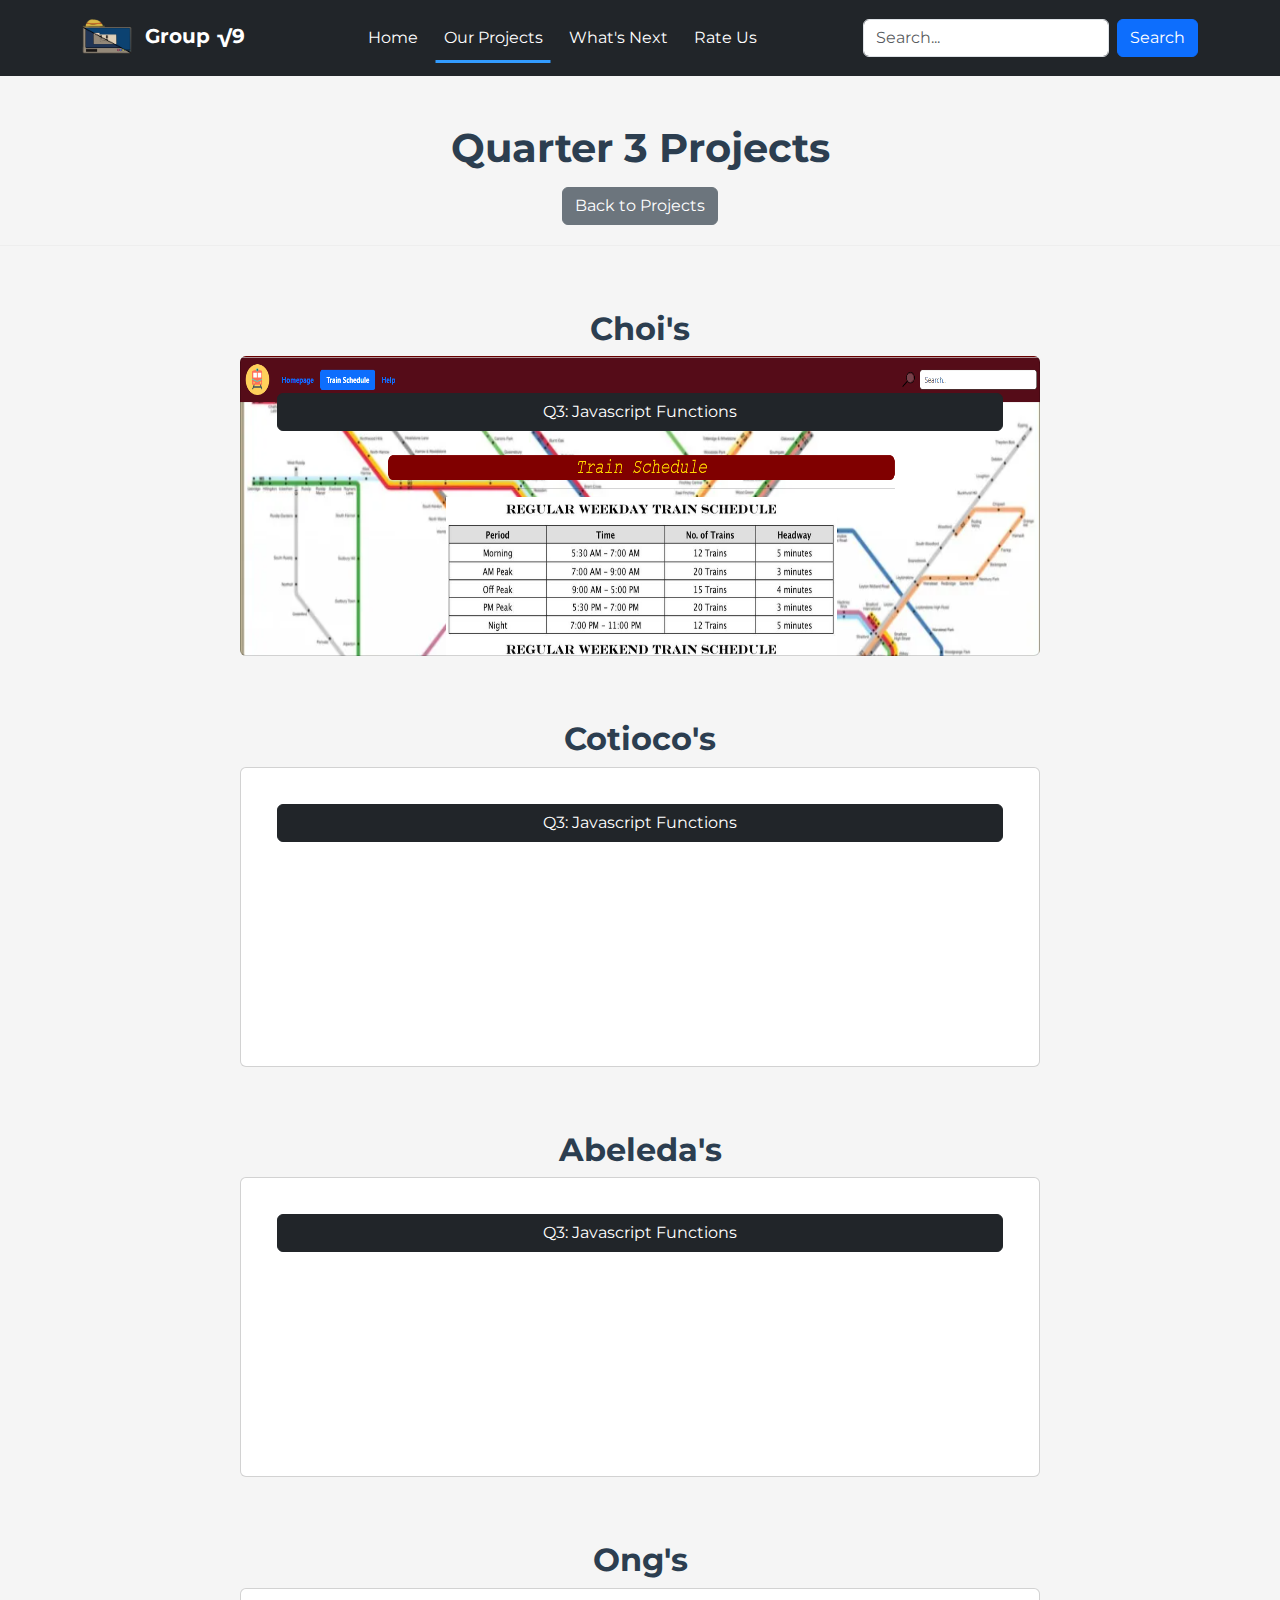
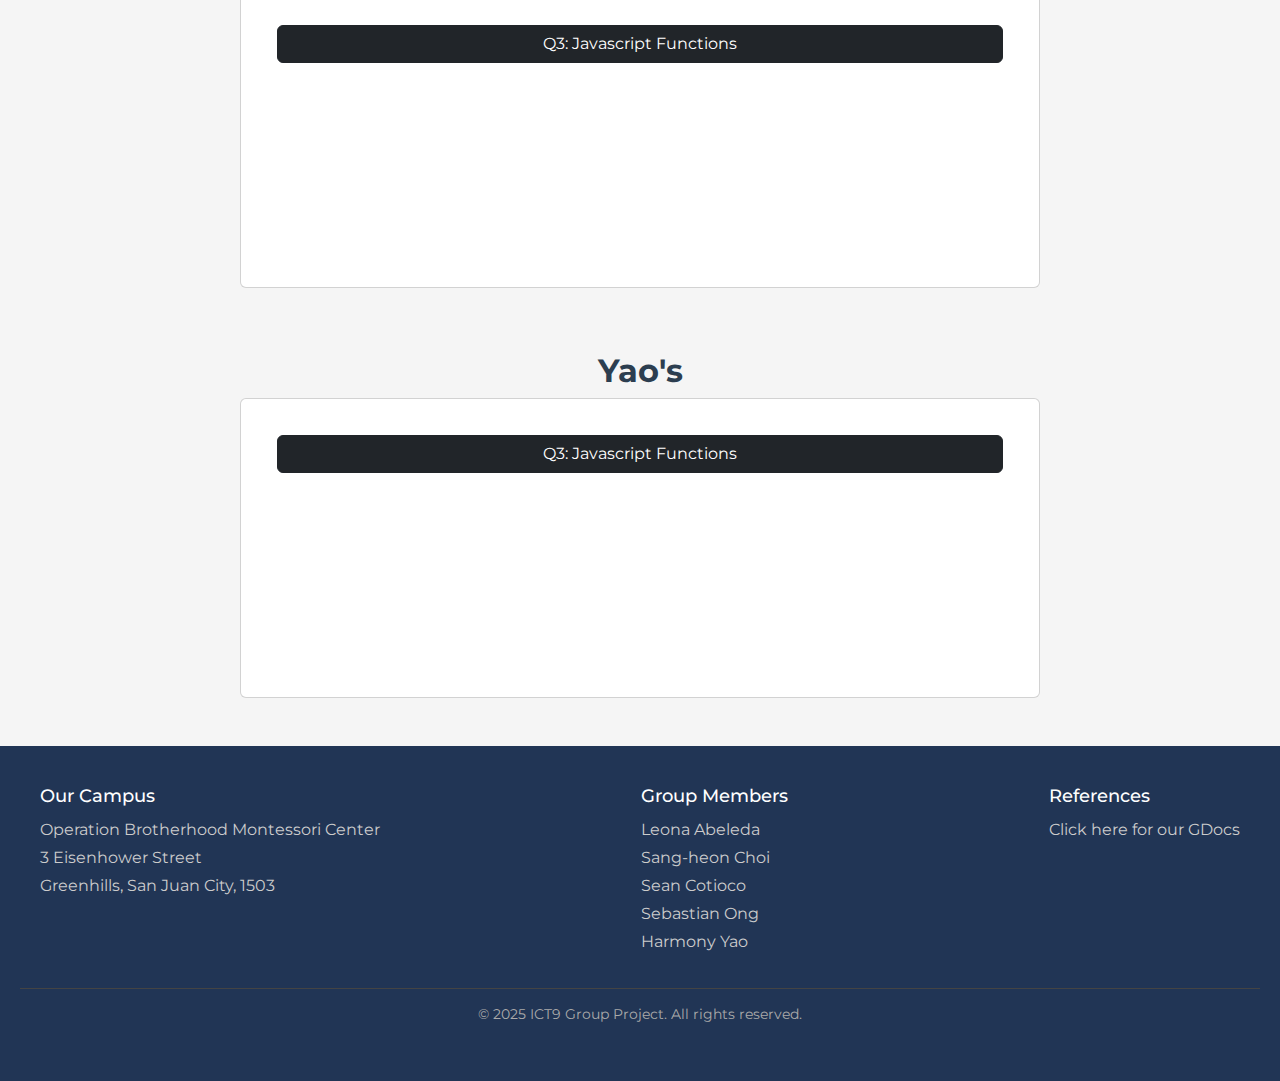
<file: q3.html>
<!DOCTYPE html>
<html>
<head>
    <meta charset="utf-8">
	<meta name="viewport" content="width=device-width, initial-scale=1">
	<title>Group 3's Online Portfolio - Quarter 3</title>

    <link rel="icon" type="image/x-icon" href="icon.png">

	<!-- BOOTSTRAP 5 -->
	<link href="https://cdn.jsdelivr.net/npm/bootstrap@5.3.3/dist/css/bootstrap.min.css" rel="stylesheet" integrity="sha384-QWTKZyjpPEjISv5WaRU9OFeRpok6YctnYmDr5pNlyT2bRjXh0JMhjY6hW+ALEwIH" crossorigin="anonymous">

    <!-- GOOGLE FONTS -->
    <link rel="preconnect" href="https://fonts.googleapis.com">
    <link rel="preconnect" href="https://fonts.gstatic.com" crossorigin>
    <link href="https://fonts.googleapis.com/css2?family=Montserrat:ital,wght@0,100..900;1,100..900&family=Quicksand:wght@300..700&display=swap" rel="stylesheet">

    <!-- CLOUDFLARE FOR ANIMATION -->
	<link rel="stylesheet" href="https://cdnjs.cloudflare.com/ajax/libs/animate.css/4.1.1/animate.min.css">

	 <!-- STYLE; Everyone -->
	<link rel="stylesheet" type="text/css" href="style.css">
</head>
<body>
    <!-- NAVIGATION BAR; Choi -->
	<nav class="navbar navbar-expand-md navbar-dark bg-dark sticky-top">
        <div class="container-sm">
            <!-- LOGO -->
            <a class="navbar-brand" href="index.html">
                <img src="logo.png" alt="Online Portfolio logo">
                <span class="ms-2 fw-bold">Group √9</span>
            </a>

        <!-- TOGGLER -->
        <button class="navbar-toggler" type="button" data-bs-toggle="collapse" data-bs-target="#mynavbar" aria-controls="mynavbar" aria-expanded="false" aria-label="Toggle navigation">
            <span class="navbar-toggler-icon"></span>
        </button>

        <!-- NAVBAR ITEMS -->
            <div class="collapse navbar-collapse" id="mynavbar">
                <ul class="navbar-nav mx-auto">
                    <li class="nav-item">
                        <a class="nav-link" href="index.html">Home</a>
                    </li>
                    <li class="nav-item">
                        <a class="nav-link active" href="projects.html">Our Projects</a>
                    </li>
                    <li class="nav-item">
                        <a class="nav-link" href="whatsnext.html">What's Next</a>
                    </li>
                    <li class="nav-item">
                        <a class="nav-link" href="rate.html">Rate Us</a>
                    </li>
                </ul>

            <!-- SEARCH FORM -->
                <form class="d-flex" action="https://www.google.com/search" method="get" target="_blank">
                    <input class="form-control me-2" type="text" name="q" placeholder="Search..." required>
                    <button class="btn btn-primary" type="submit">Search</button>
                </form>
            </div>
        </div>
    </nav>

    <div class="header mt-5">
        <h1>Quarter 3 Projects</h1>
        <button class="btn btn-secondary" onclick="window.location='projects.html'">Back to Projects</button>
    </div>

    <!-- QUARTER PROJECTS; Choi -->
    <div class="projects mb-5">
		<h2><b>Choi's</b></h2>

		<!-- QUARTER 3 -->
		<div class="card" id="card3-sang">
			<div class="card-body">
				<a href="https://schoi9t.github.io/Q3-PROJECT-Choi-RSantos/" target="_blank"><button type="button" class="btn btn-dark">Q3: Javascript Functions</button></a>
			</div>
		</div>
    </div>

    <!-- QUARTER PROJECTS; Cotioco -->
    <div class="projects mb-5">
		<h2><b>Cotioco's</b></h2>

		<!-- QUARTER 3 -->
		<div class="card" id="card3-sean">
			<div class="card-body">
				<a href="https://averageprogrammer15.github.io/Q3-Project-Daradal-Cotioco/" target="_blank"><button type="button" class="btn btn-dark">Q3: Javascript Functions</button></a>
			</div>
		</div>
    </div>

    <!-- QUARTER PROJECTS; Abeleda -->
    <div class="projects mb-5">
		<h2><b>Abeleda's</b></h2>

		<!-- QUARTER 3 -->
        <div class="card" id="card3-leona">
            <div class="card-body">
                <a href="https://labeleda-9t.github.io/Q3PROJ/" target="_blank"><button type="button" class="btn btn-dark">Q3: Javascript Functions</button></a>
            </div>
        </div>
    </div>

    <!-- QUARTER PROJECTS; Ong -->
    <div class="projects mb-5">
		<h2><b>Ong's</b></h2>

		<!-- QUARTER 3 -->
        <div class="card" id="card3-chilli">
            <div class="card-body">
                <a href="https://mcajucom-9t.github.io/Q3PROJECT-CajucomMartina/" target="_blank"><button type="button" class="btn btn-dark">Q3: Javascript Functions</button></a>
            </div>
        </div>
    </div>

    <!-- QUARTER PROJECTS; Yao -->
    <div class="projects mb-5">
		<h2><b>Yao's</b></h2>

		<!-- QUARTER 3 -->
		<div class="card" id="card3-harmony">
			<div class="card-body">
				<a href="https://hyao9t.github.io/Q3-PROJECT-ESCOBAR-YAO/" target="_blank"><button type="button" class="btn btn-dark">Q3: Javascript Functions</button></a>
			</div>
		</div>
    </div>


    <!-- FOOTER; Abeleda -->
    <footer class="footer">
        <div class="footer-container">
            <div class="footer-column">
                <h3>Our Campus</h3>
                <p>Operation Brotherhood Montessori Center</p>
                <p>3 Eisenhower Street</p>
                <p>Greenhills, San Juan City, 1503</p>
            </div>
            <div class="footer-column">
                <h3>Group Members</h3>
                <p>Leona Abeleda</p>
                <p>Sang-heon Choi</p>
                <p>Sean Cotioco</p>
                <p>Sebastian Ong</p>
                <p>Harmony Yao</p>
            </div>
            <div class="footer-column">
                <h3>References</h3>
                <p><a href="https://docs.google.com/document/d/1443_rFTvMxYkBfvUSqrgPFT8zezX56Qn1RfxSUgy0Vw/edit?usp=sharing" target="_blank">Click here for our GDocs</a></p>
            </div>
        </div>
        <div class="footer-bottom">
            <p>© 2025 ICT9 Group Project. All rights reserved.</p>
        </div>
    </footer>

    <!-- JS & BOOTSTRAP; Everyone -->
    <script src="main.js"></script>
    <script src="https://cdn.jsdelivr.net/npm/bootstrap@5.3.0/dist/js/bootstrap.bundle.min.js"></script>
</body>
</html>
</file>
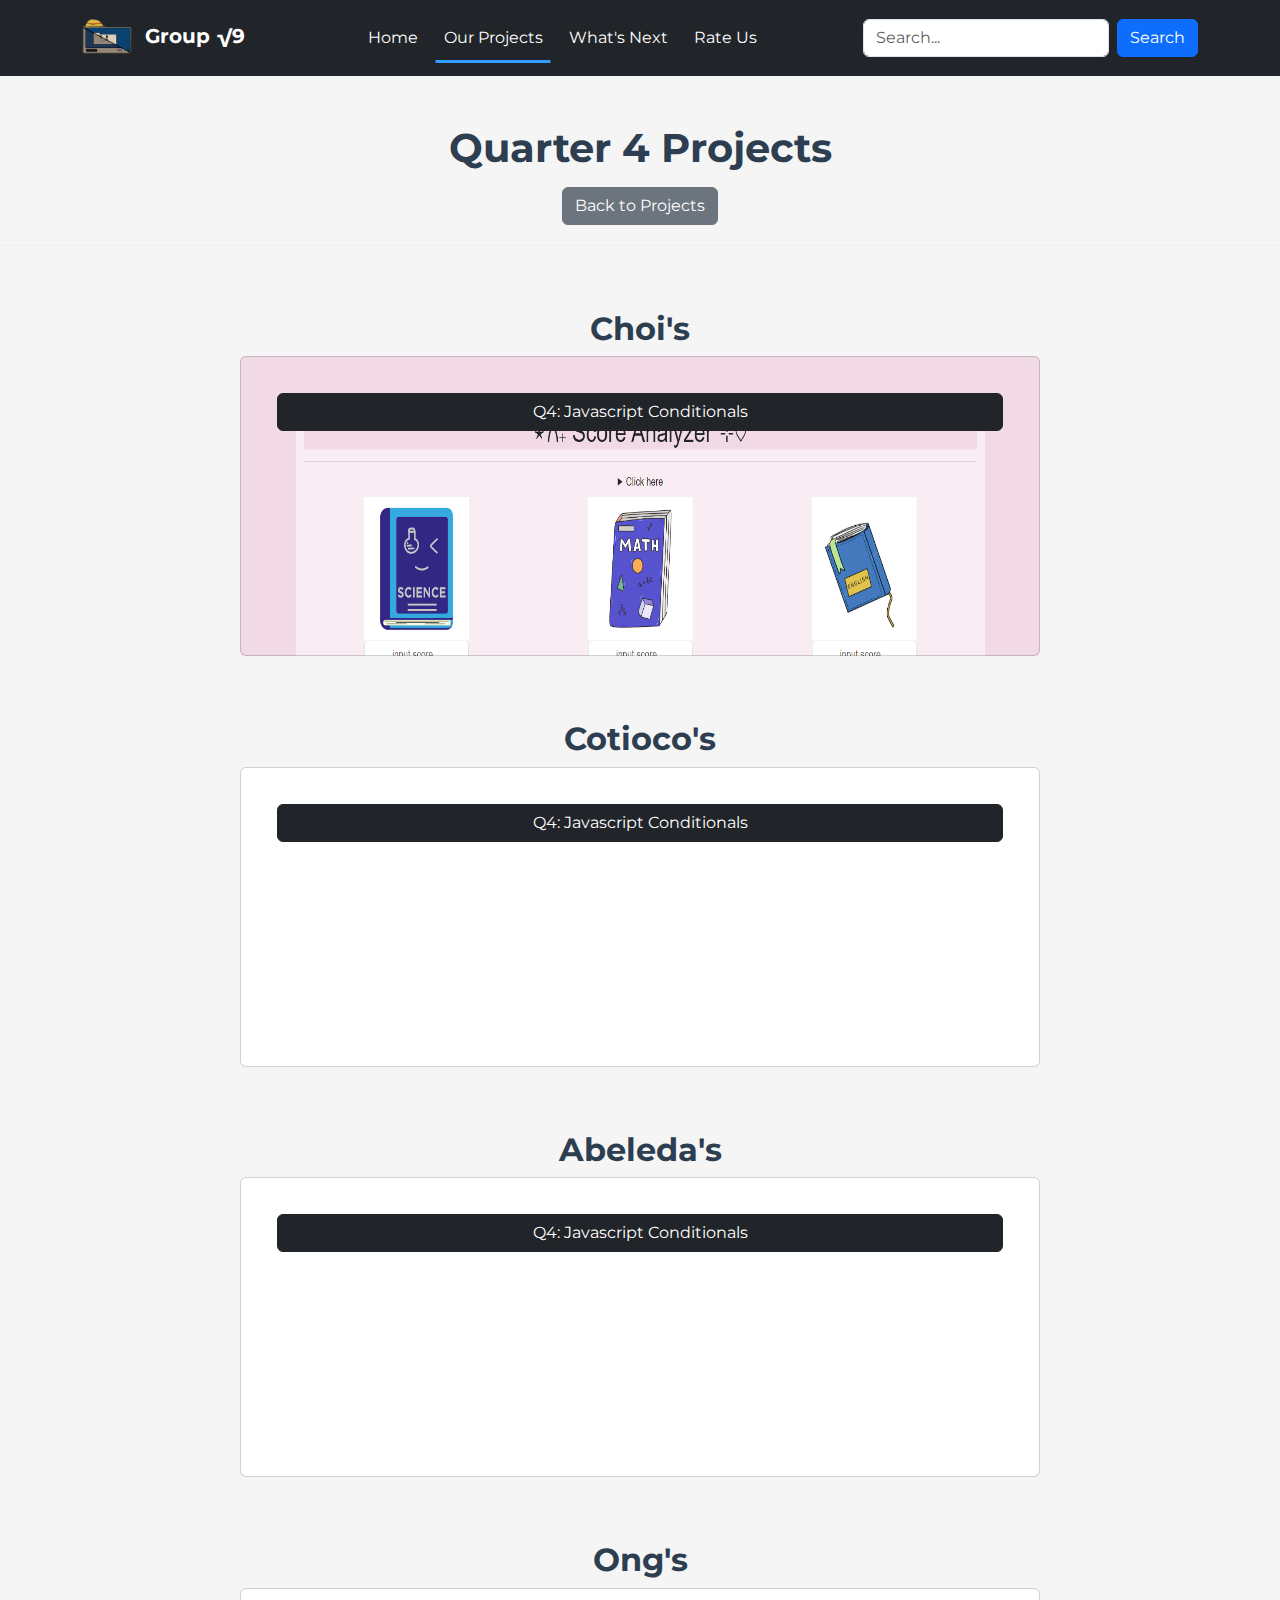
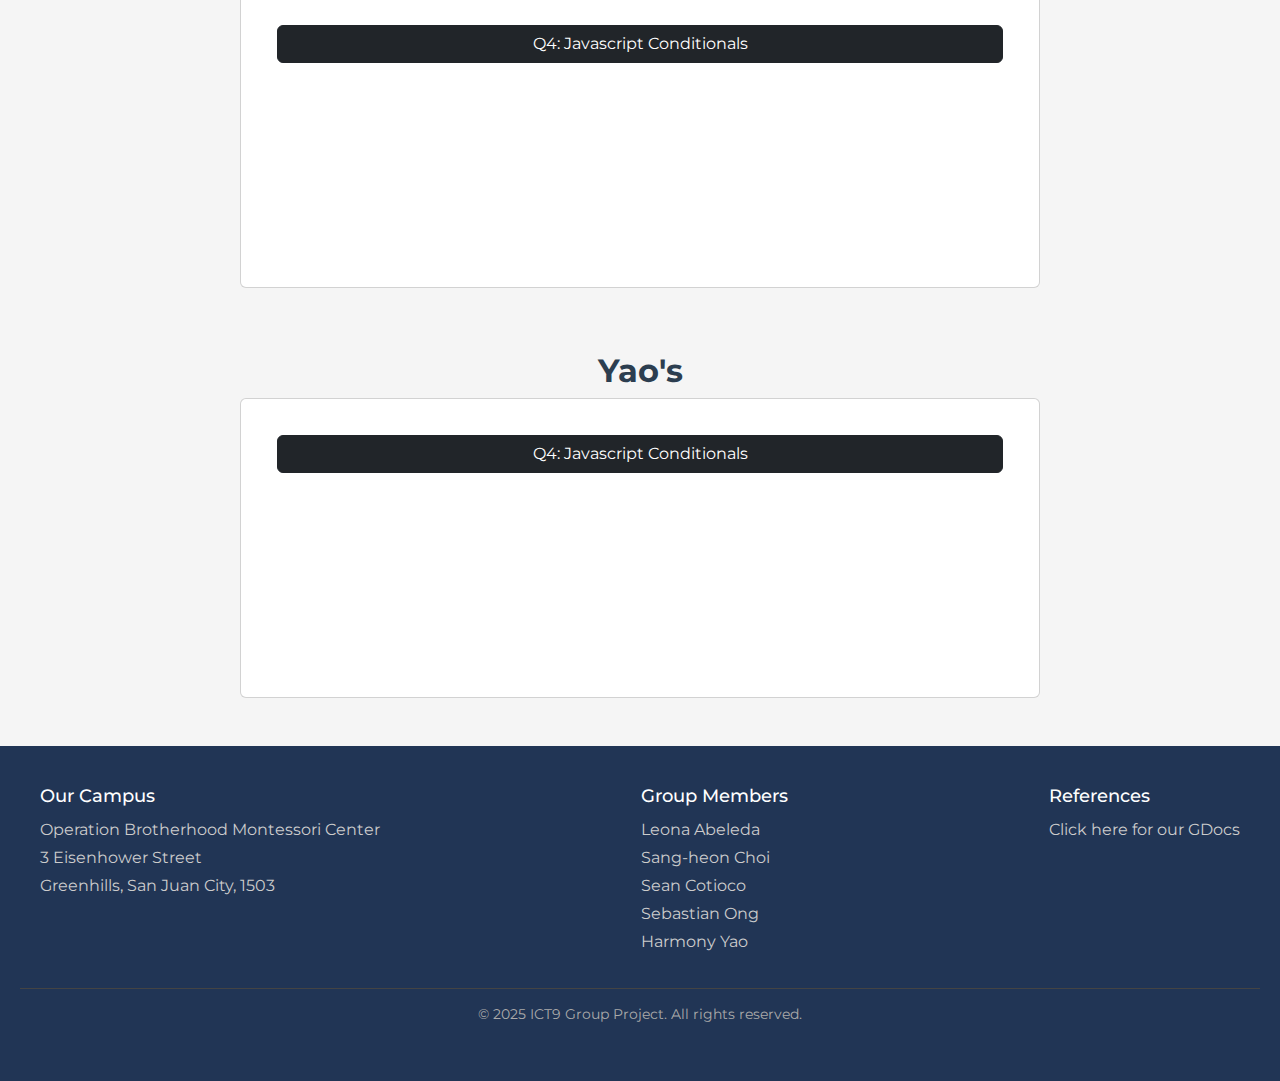
<file: q4.html>
<!DOCTYPE html>
<html>
<head>
    <meta charset="utf-8">
	<meta name="viewport" content="width=device-width, initial-scale=1">
	<title>Group 3's Online Portfolio - Quarter 4</title>

    <link rel="icon" type="image/x-icon" href="icon.png">

	<!-- BOOTSTRAP 5 -->
	<link href="https://cdn.jsdelivr.net/npm/bootstrap@5.3.3/dist/css/bootstrap.min.css" rel="stylesheet" integrity="sha384-QWTKZyjpPEjISv5WaRU9OFeRpok6YctnYmDr5pNlyT2bRjXh0JMhjY6hW+ALEwIH" crossorigin="anonymous">

    <!-- GOOGLE FONTS -->
    <link rel="preconnect" href="https://fonts.googleapis.com">
    <link rel="preconnect" href="https://fonts.gstatic.com" crossorigin>
    <link href="https://fonts.googleapis.com/css2?family=Montserrat:ital,wght@0,100..900;1,100..900&family=Quicksand:wght@300..700&display=swap" rel="stylesheet">

    <!-- CLOUDFLARE FOR ANIMATION -->
	<link rel="stylesheet" href="https://cdnjs.cloudflare.com/ajax/libs/animate.css/4.1.1/animate.min.css">

	 <!-- STYLE; Everyone -->
	<link rel="stylesheet" type="text/css" href="style.css">
</head>
<body>
    <!-- NAVIGATION BAR; Choi -->
	<nav class="navbar navbar-expand-md navbar-dark bg-dark sticky-top">
        <div class="container-sm">
            <!-- LOGO -->
            <a class="navbar-brand" href="index.html">
                <img src="logo.png" alt="Online Portfolio logo">
                <span class="ms-2 fw-bold">Group √9</span>
            </a>

        <!-- TOGGLER -->
        <button class="navbar-toggler" type="button" data-bs-toggle="collapse" data-bs-target="#mynavbar" aria-controls="mynavbar" aria-expanded="false" aria-label="Toggle navigation">
            <span class="navbar-toggler-icon"></span>
        </button>

        <!-- NAVBAR ITEMS -->
            <div class="collapse navbar-collapse" id="mynavbar">
                <ul class="navbar-nav mx-auto">
                    <li class="nav-item">
                        <a class="nav-link" href="index.html">Home</a>
                    </li>
                    <li class="nav-item">
                        <a class="nav-link active" href="projects.html">Our Projects</a>
                    </li>
                    <li class="nav-item">
                        <a class="nav-link" href="whatsnext.html">What's Next</a>
                    </li>
                    <li class="nav-item">
                        <a class="nav-link" href="rate.html">Rate Us</a>
                    </li>
                </ul>

            <!-- SEARCH FORM -->
                <form class="d-flex" action="https://www.google.com/search" method="get" target="_blank">
                    <input class="form-control me-2" type="text" name="q" placeholder="Search..." required>
                    <button class="btn btn-primary" type="submit">Search</button>
                </form>
            </div>
        </div>
    </nav>

    <div class="header mt-5">
        <h1>Quarter 4 Projects</h1>
        <button class="btn btn-secondary" onclick="window.location='projects.html'">Back to Projects</button>
    </div>

    <!-- QUARTER PROJECTS; Choi -->
    <div class="projects mb-5">
		<h2><b>Choi's</b></h2>

		<!-- QUARTER 4 -->
		<div class="card" id="card4-sang">
			<div class="card-body">
				<a href="https://schoi9t.github.io/Q4-QUIZ2/" target="_blank"><button type="button" class="btn btn-dark">Q4: Javascript Conditionals</button></a>
			</div>
		</div>
    </div>

    <!-- QUARTER PROJECTS; Cotioco -->
    <div class="projects mb-5">
		<h2><b>Cotioco's</b></h2>

		<!-- QUARTER 4 -->
		<div class="card" id="card4-sean">
			<div class="card-body">
				<a href="https://seanmc0cc.github.io/Quiz-2-2024-2025/" target="_blank"><button type="button" class="btn btn-dark">Q4: Javascript Conditionals</button></a>
			</div>
		</div>
    </div>

    <!-- QUARTER PROJECTS; Abeleda -->
    <div class="projects mb-5">
		<h2><b>Abeleda's</b></h2>

		<!-- QUARTER 4 -->
        <div class="card" id="card4-leona">
            <div class="card-body">
                <a href="https://labeleda-9t.github.io/Q4QUIZ2/" target="_blank"><button type="button" class="btn btn-dark">Q4: Javascript Conditionals</button></a>
            </div>
        </div>
    </div>

    <!-- QUARTER PROJECTS; Ong -->
    <div class="projects mb-5">
		<h2><b>Ong's</b></h2>

		<!-- QUARTER 4 -->
        <div class="card" id="card4-chilli">
            <div class="card-body">
                <a href="https://song9t.github.io/Q4Quiz2/" target="_blank"><button type="button" class="btn btn-dark">Q4: Javascript Conditionals</button></a>
            </div>
        </div>
    </div>

    <!-- QUARTER PROJECTS; Yao -->
    <div class="projects mb-5">
		<h2><b>Yao's</b></h2>

		<!-- QUARTER 4 -->
		<div class="card" id="card4-harmony">
			<div class="card-body">
				<a href="https://hyao9t.github.io/Q4Quiz2-Yao_Harmony/" target="_blank"><button type="button" class="btn btn-dark">Q4: Javascript Conditionals</button></a>
			</div>
		</div>
    </div>


    <!-- FOOTER; Abeleda -->
    <footer class="footer">
        <div class="footer-container">
            <div class="footer-column">
                <h3>Our Campus</h3>
                <p>Operation Brotherhood Montessori Center</p>
                <p>3 Eisenhower Street</p>
                <p>Greenhills, San Juan City, 1503</p>
            </div>
            <div class="footer-column">
                <h3>Group Members</h3>
                <p>Leona Abeleda</p>
                <p>Sang-heon Choi</p>
                <p>Sean Cotioco</p>
                <p>Sebastian Ong</p>
                <p>Harmony Yao</p>
            </div>
            <div class="footer-column">
                <h3>References</h3>
                <p><a href="https://docs.google.com/document/d/1443_rFTvMxYkBfvUSqrgPFT8zezX56Qn1RfxSUgy0Vw/edit?usp=sharing" target="_blank">Click here for our GDocs</a></p>
            </div>
        </div>
        <div class="footer-bottom">
            <p>© 2025 ICT9 Group Project. All rights reserved.</p>
        </div>
    </footer>

    <!-- JS & BOOTSTRAP; Everyone -->
    <script src="main.js"></script>
    <script src="https://cdn.jsdelivr.net/npm/bootstrap@5.3.0/dist/js/bootstrap.bundle.min.js"></script>
</body>
</html>
</file>
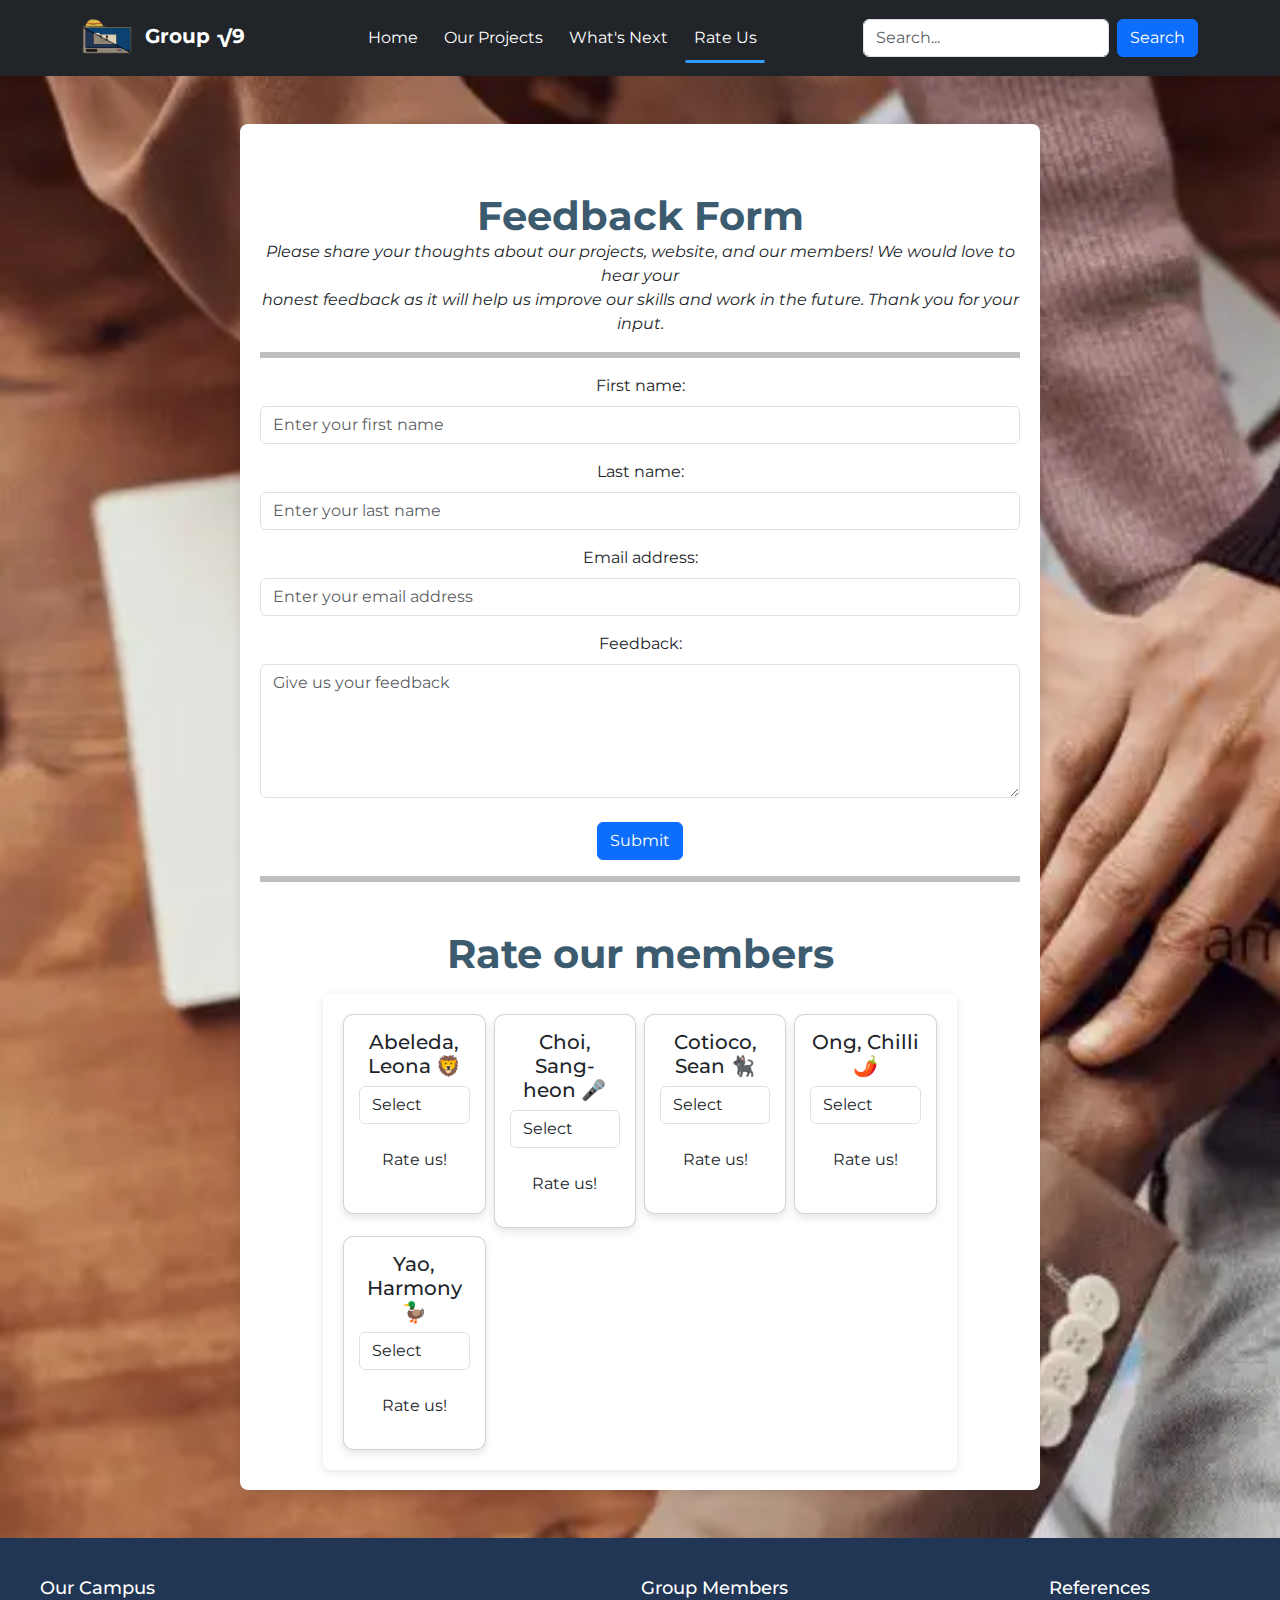
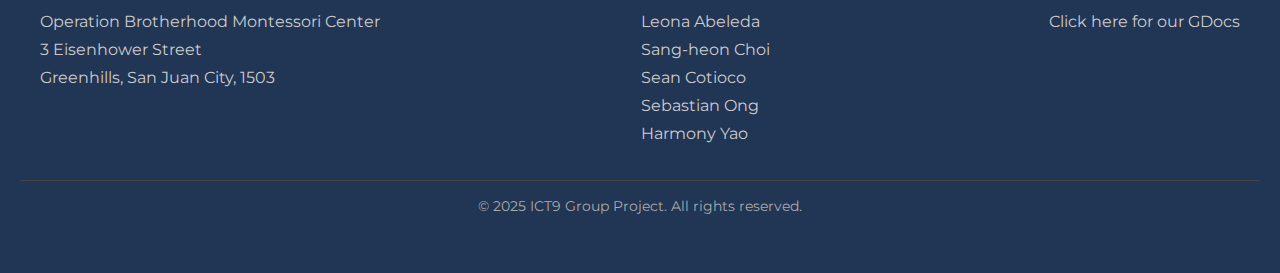
<file: rate.html>
<!DOCTYPE html>
<html>
<head>
    <meta charset="utf-8">
    <meta name="viewport" content="width=device-width, initial-scale=1">
    <title>Group 3's Online Portfolio - Rate Us</title>

    <link rel="icon" type="image/x-icon" href="icon.png">

    <!-- BOOTSTRAP 5 -->
    <link href="https://cdn.jsdelivr.net/npm/bootstrap@5.3.3/dist/css/bootstrap.min.css" rel="stylesheet" integrity="sha384-QWTKZyjpPEjISv5WaRU9OFeRpok6YctnYmDr5pNlyT2bRjXh0JMhjY6hW+ALEwIH" crossorigin="anonymous">

    <!-- GOOGLE FONTS -->
    <link rel="preconnect" href="https://fonts.googleapis.com">
    <link rel="preconnect" href="https://fonts.gstatic.com" crossorigin>
    <link href="https://fonts.googleapis.com/css2?family=Montserrat:ital,wght@0,100..900;1,100..900&family=Quicksand:wght@300..700&display=swap" rel="stylesheet">

    <!-- CLOUDFLARE FOR ANIMATION -->
    <link rel="stylesheet" href="https://cdnjs.cloudflare.com/ajax/libs/animate.css/4.1.1/animate.min.css">

     <!-- STYLE; Everyone -->
    <link rel="stylesheet" type="text/css" href="style.css">
</head>

<body class="rate-html">
    <!-- NAVIGATION BAR; Choi -->
    <nav class="navbar navbar-expand-md navbar-dark bg-dark sticky-top">
        <div class="container-sm">
            <!-- LOGO -->
            <a class="navbar-brand" href="index.html">
                <img src="logo.png" alt="Online Portfolio logo">
                <span class="ms-2 fw-bold">Group √9</span>
            </a>

        <!-- TOGGLER -->
        <button class="navbar-toggler" type="button" data-bs-toggle="collapse" data-bs-target="#mynavbar" aria-controls="mynavbar" aria-expanded="false" aria-label="Toggle navigation">
            <span class="navbar-toggler-icon"></span>
        </button>

        <!-- NAVBAR ITEMS -->
            <div class="collapse navbar-collapse" id="mynavbar">
                <ul class="navbar-nav mx-auto">
                    <li class="nav-item">
                        <a class="nav-link" href="index.html">Home</a>
                    </li>
                    <li class="nav-item">
                        <a class="nav-link" href="#">Our Projects</a>
                    </li>
                    <li class="nav-item">
                        <a class="nav-link" href="whatsnext.html">What's Next</a>
                    </li>
                    <li class="nav-item">
                        <a class="nav-link active" href="rate.html">Rate Us</a>
                    </li>
                </ul>

            <!-- SEARCH FORM -->
                <form class="d-flex" action="https://www.google.com/search" method="get" target="_blank">
                    <input class="form-control me-2" type="text" name="q" placeholder="Search..." required>
                    <button class="btn btn-primary" type="submit">Search</button>
                </form>
            </div>
        </div>
    </nav>

    <!-- FEEDBACK FORM; Ong & Yao -->
    <div class="container mt-5 my-5" id="feedback">
      <h1 class="mt-5">Feedback Form</h1>
      <em><p>Please share your thoughts about our projects, website, and our members! We would love to hear your <br> honest feedback as it will help us improve our skills and work in the future. Thank you for your input.</p></em>
        <hr>
          <form>
            <div class="mb-3">
              <label for="fname" class="form-label">First name:</label>
              <input type="text" id="fname" name="fname" class="form-control" placeholder="Enter your first name">
            </div>
            <div class="mb-3">
              <label for="lname" class="form-label">Last name:</label>
              <input type="text" id="lname" name="lname" class="form-control" placeholder="Enter your last name">
            </div>
            <div class="mb-3">
              <label for="email" class="form-label">Email address:</label>
              <input type="email" id="email" name="email" class="form-control" placeholder="Enter your email address">
            </div>
            <div class="mb-3">
              <label for="message" class="form-label">Feedback:</label>
              <textarea id="message" name="message" rows="5" class="form-control" placeholder="Give us your feedback"></textarea>
              <br>
              <button type="submit" class="btn btn-primary" onclick="alert('Thank you for your feedback!')">Submit</button>
            </div>
          </form>
          <hr>

        <!--  RATING AND FEEDBACK FORM; Yao -->
        <h1 class="mt-5 mb-3">Rate our members</h1>
          <div class="container col-sm-10" id="rating">
            <div class="row g-2">
              <!-- LEONA ABELEDA -->
              <div class="col-md-3">
                <div class="card">
                  <h5>Abeleda, Leona 🦁</h5>
                  <select id="rating-leona" class="form-control" onchange="ratingleona()">
                    <option value="">Select</option>
                    <option value="1">1</option>
                    <option value="2">2</option>
                    <option value="3">3</option>
                    <option value="4">4</option>
                    <option value="5">5</option>
                  </select>
                  <br>
                  <p id="rate-score-leona">Rate us!</p>
                </div>
              </div>

              <!-- SANG CHOI -->
              <div class="col-md-3">
                <div class="card">
                  <h5>Choi, Sang-heon 🎤</h5>
                  <select id="rating-choi" class="form-control" onchange="ratingchoi()">
                    <option value="">Select</option>
                    <option value="1">1</option>
                    <option value="2">2</option>
                    <option value="3">3</option>
                    <option value="4">4</option>
                    <option value="5">5</option>
                  </select>
                  <br>
                  <p id="rate-score-choi">Rate us!</p>
                </div>
              </div>

              <!-- SEAN COTIOCO -->
              <div class="col-md-3">
                <div class="card">
                  <h5>Cotioco, Sean 🐈‍⬛</h5>
                  <select id="rating-sean" class="form-control" onchange="ratingsean()">
                    <option value="">Select</option>
                    <option value="1">1</option>
                    <option value="2">2</option>
                    <option value="3">3</option>
                    <option value="4">4</option>
                    <option value="5">5</option>
                  </select>
                  <br>
                  <p id="rate-score-sean">Rate us!</p>
                </div>
              </div>

              <!-- CHILLI ONG -->
              <div class="col-md-3">
                <div class="card">
                  <h5>Ong, Chilli 🌶️</h5>
                  <select id="rating-ong" class="form-control" onchange="ratingong()">
                    <option value="">Select</option>
                    <option value="1">1</option>
                    <option value="2">2</option>
                    <option value="3">3</option>
                    <option value="4">4</option>
                    <option value="5">5</option>
                  </select>
                  <br>
                  <p id="rate-score-ong">Rate us!</p>
                </div>
              </div>

              <!-- HARMONY YAO -->
              <div class="col-md-3">
                <div class="card">
                  <h5>Yao, Harmony 🦆</h5>
                  <select id="rating-yao" class="form-control" onchange="ratingyao()">
                    <option value="">Select</option>
                    <option value="1">1</option>
                    <option value="2">2</option>
                    <option value="3">3</option>
                    <option value="4">4</option>
                    <option value="5">5</option>
                  </select>
                  <br>
                  <p id="rate-score-yao">Rate us!</p>
                </div>
              </div>
            </div>
        </div>
    </div>

    <!-- FOOTER; Abeleda -->
    <footer class="footer">
        <div class="footer-container">
            <div class="footer-column">
                <h3>Our Campus</h3>
                <p>Operation Brotherhood Montessori Center</p>
                <p>3 Eisenhower Street</p>
                <p>Greenhills, San Juan City, 1503</p>
            </div>
            <div class="footer-column">
                <h3>Group Members</h3>
                <p>Leona Abeleda</p>
                <p>Sang-heon Choi</p>
                <p>Sean Cotioco</p>
                <p>Sebastian Ong</p>
                <p>Harmony Yao</p>
            </div>
            <div class="footer-column">
                <h3>References</h3>
                <p><a href="https://docs.google.com/document/d/1443_rFTvMxYkBfvUSqrgPFT8zezX56Qn1RfxSUgy0Vw/edit?usp=sharing" target="_blank">Click here for our GDocs</a></p>
            </div>
        </div>
        <div class="footer-bottom">
            <p>© 2025 ICT9 Group Project. All rights reserved.</p>
        </div>
    </footer>

    <!-- JS & BOOTSTRAP; Everyone -->
    <script src="main.js"></script>
    <script src="https://cdn.jsdelivr.net/npm/bootstrap@5.3.0/dist/js/bootstrap.bundle.min.js"></script>
</body>
</html>
</file>
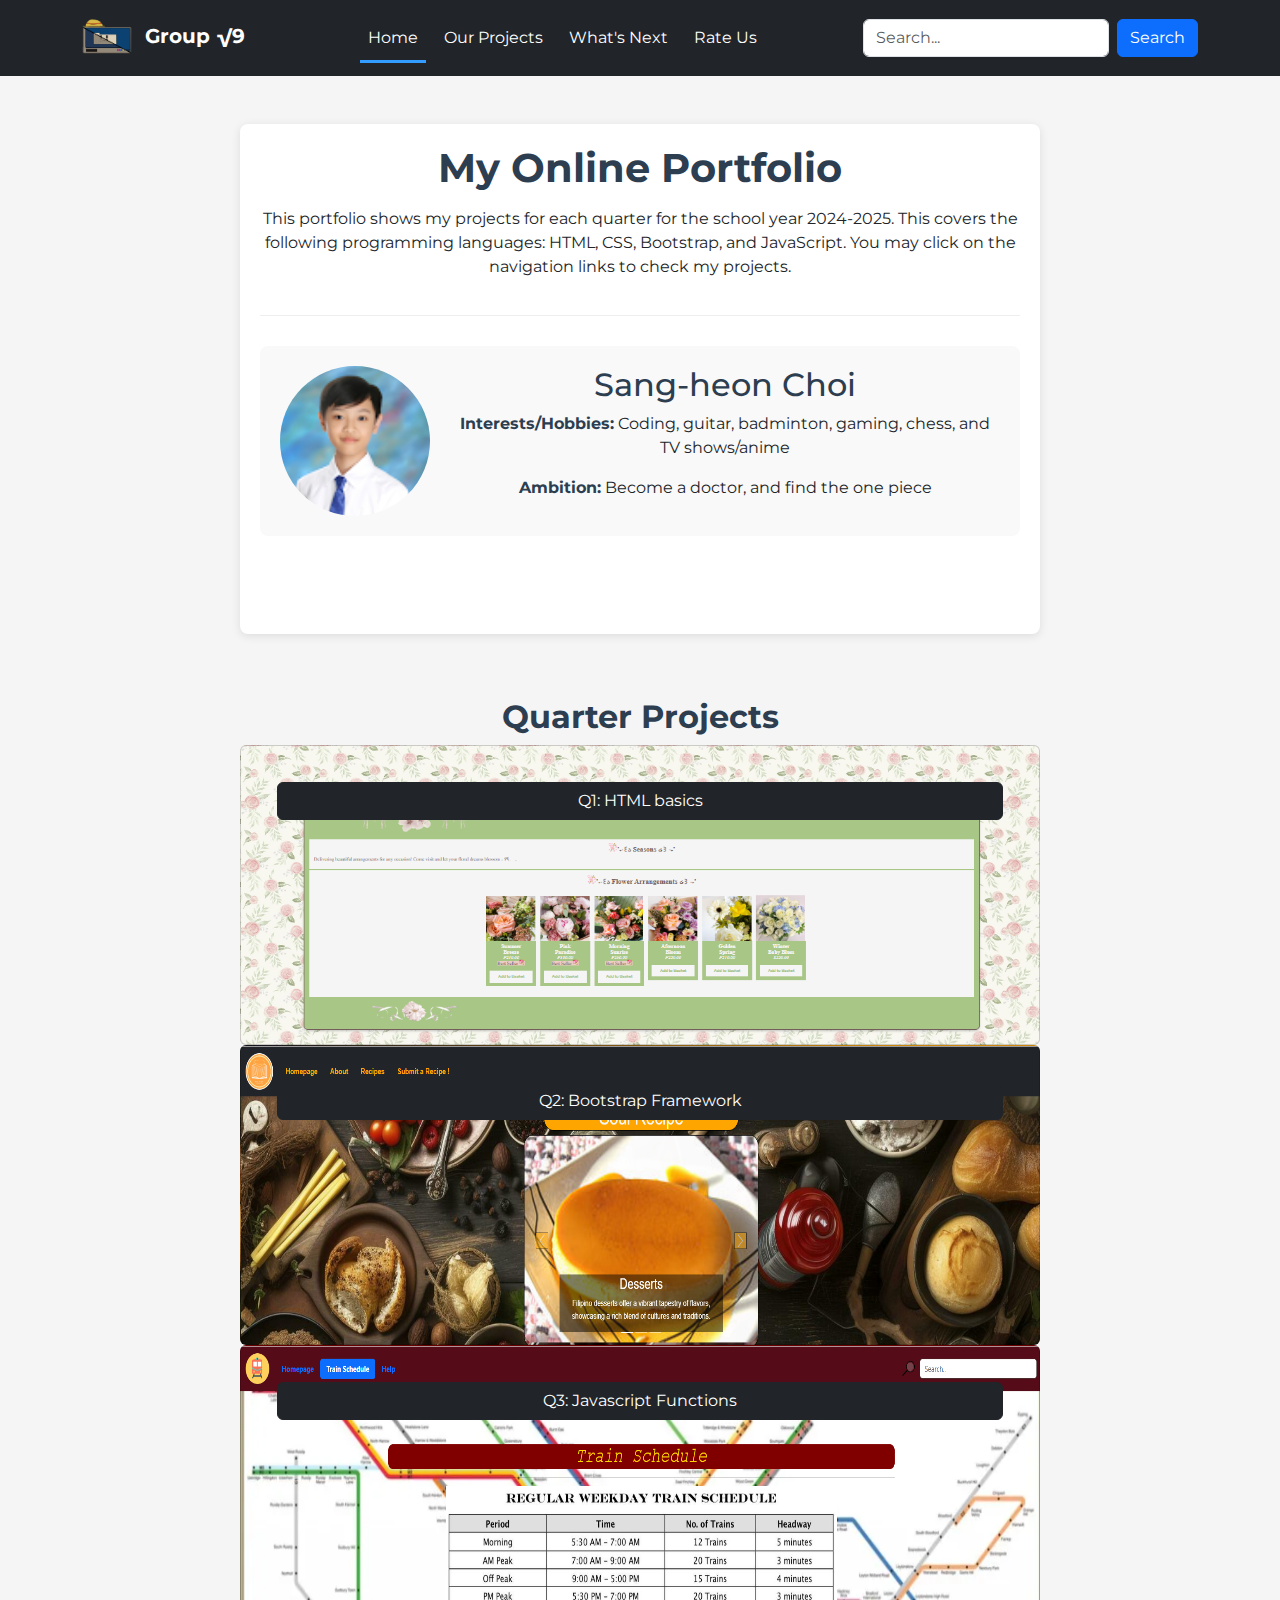
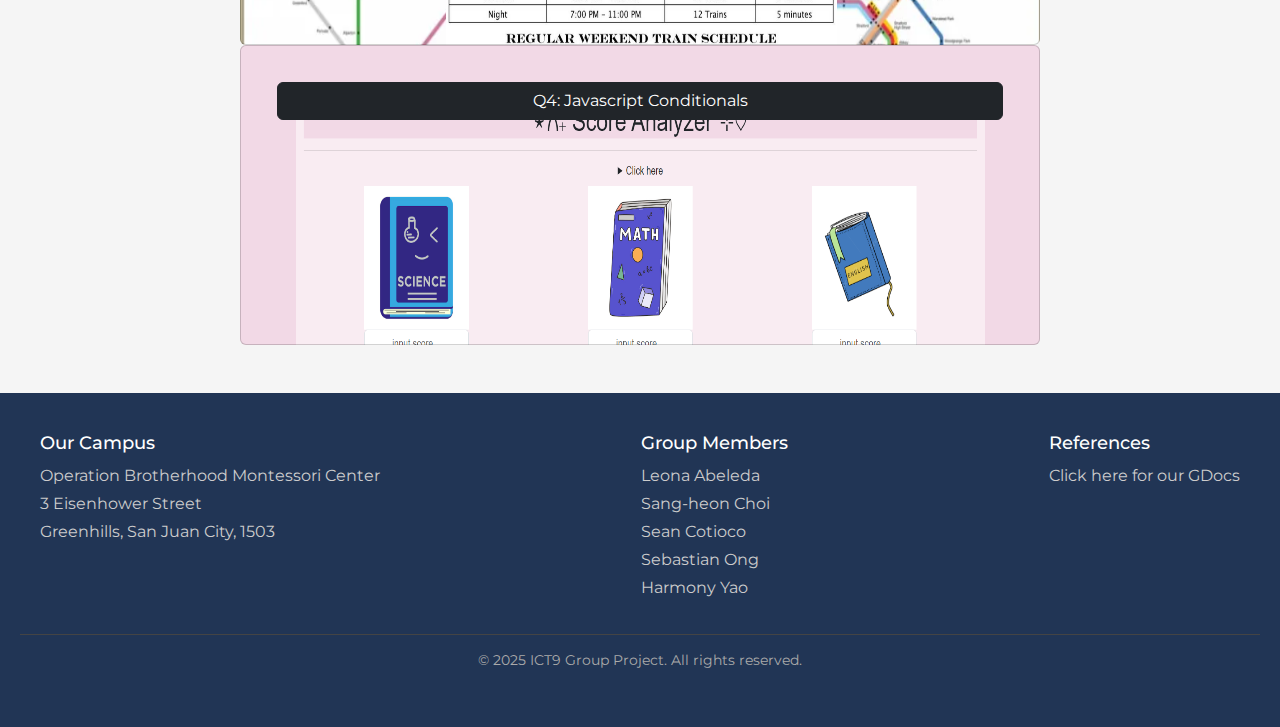
<file: sang.html>
<!DOCTYPE html>
<html>
<head>
	<meta charset="utf-8">
	<meta name="viewport" content="width=device-width, initial-scale=1">
	<title>Group 3's Online Portfolio - Choi's Page</title>

    <link rel="icon" type="image/x-icon" href="icon.png">

	<!-- BOOTSTRAP 5 -->
	<link href="https://cdn.jsdelivr.net/npm/bootstrap@5.3.3/dist/css/bootstrap.min.css" rel="stylesheet" integrity="sha384-QWTKZyjpPEjISv5WaRU9OFeRpok6YctnYmDr5pNlyT2bRjXh0JMhjY6hW+ALEwIH" crossorigin="anonymous">

    <!-- GOOGLE FONTS -->
    <link rel="preconnect" href="https://fonts.googleapis.com">
    <link rel="preconnect" href="https://fonts.gstatic.com" crossorigin>
    <link href="https://fonts.googleapis.com/css2?family=Montserrat:ital,wght@0,100..900;1,100..900&family=Quicksand:wght@300..700&display=swap" rel="stylesheet">

    <!-- CLOUDFLARE FOR ANIMATION -->
	<link rel="stylesheet" href="https://cdnjs.cloudflare.com/ajax/libs/animate.css/4.1.1/animate.min.css">

	 <!-- STYLE; Everyone -->
	<link rel="stylesheet" type="text/css" href="style.css">
</head>
<body>
	<!-- NAVIGATION BAR; Choi -->
	<nav class="navbar navbar-expand-md navbar-dark bg-dark sticky-top">
        <div class="container-sm">
            <!-- LOGO -->
            <a class="navbar-brand" href="index.html">
                <img src="logo.png" alt="Online Portfolio logo">
                <span class="ms-2 fw-bold">Group √9</span>
            </a>

        <!-- TOGGLER -->
        <button class="navbar-toggler" type="button" data-bs-toggle="collapse" data-bs-target="#mynavbar" aria-controls="mynavbar" aria-expanded="false" aria-label="Toggle navigation">
            <span class="navbar-toggler-icon"></span>
        </button>

        <!-- NAVBAR ITEMS -->
            <div class="collapse navbar-collapse" id="mynavbar">
                <ul class="navbar-nav mx-auto">
                    <li class="nav-item">
                        <a class="nav-link active" href="index.html">Home</a>
                    </li>
                    <li class="nav-item">
                        <a class="nav-link" href="projects.html">Our Projects</a>
                    </li>
                    <li class="nav-item">
                        <a class="nav-link" href="whatsnext.html">What's Next</a>
                    </li>
                    <li class="nav-item">
                        <a class="nav-link" href="rate.html">Rate Us</a>
                    </li>
                </ul>

            <!-- SEARCH FORM -->
                <form class="d-flex" action="https://www.google.com/search" method="get" target="_blank">
                    <input class="form-control me-2" type="text" name="q" placeholder="Search..." required>
                    <button class="btn btn-primary" type="submit">Search</button>
                </form>
            </div>
        </div>
    </nav>

	<!-- CONTENT; Choi -->
	<div class="container portfolio mt-5 mb-5">
		<div class="header">
			<h1>My Online Portfolio</h1>
			<p>This portfolio shows my projects for each quarter for the school year 2024-2025. This covers the following programming languages: HTML, CSS, Bootstrap, and JavaScript. You may click on the navigation links to check my projects.</p>
		</div>

		<!-- Profile section -->
		<div class="profile-box">
			<!-- Pfp -->
			<img src="sang.png" alt="Profile Picture" class="img-fluid rounded-circle image-placeholder">

			<div class="details">
				<h2>Sang-heon Choi</h2>
				<p><span class="label">Interests/Hobbies:</span> Coding, guitar, badminton, gaming, chess, and TV shows/anime</p>
				<p><span class="label">Ambition:</span> Become a doctor, and find the one piece</p>
			</div>
		</div>
		<br><br>
	</div>

	<!-- QUARTER PROJECTS; Choi -->
    <div class="projects mb-5">
		<h2><b>Quarter Projects</b></h2>

		<!-- QUARTER 1 -->
		<div class="card" id="card1-sang">
			<div class="card-body">
				<a href="https://schoi9t.github.io/Q1PROJECT-ChoiSang-heon/" target="_blank"><button type="button" class="btn btn-dark">Q1: HTML basics</button></a>
			</div>
		</div>

		<!-- QUARTER 2 -->
		<div class="card" id="card2-sang">
			<div class="card-body">
				<a href="https://schoi9t.github.io/Q2Project/" target="_blank"><button type="button" class="btn btn-dark">Q2: Bootstrap Framework</button></a>
			</div>
		</div>

		<!-- QUARTER 3 -->
		<div class="card" id="card3-sang">
			<div class="card-body">
				<a href="https://schoi9t.github.io/Q3-PROJECT-Choi-RSantos/" target="_blank"><button type="button" class="btn btn-dark">Q3: Javascript Functions</button></a>
			</div>
		</div>

		<!-- QUARTER 4 -->
		<div class="card" id="card4-sang">
			<div class="card-body">
				<a href="https://schoi9t.github.io/Q4-QUIZ2/" target="_blank"><button type="button" class="btn btn-dark">Q4: Javascript Conditionals</button></a>
			</div>
		</div>
	</div>

	<!-- FOOTER; Abeleda -->
    <footer class="footer">
  <div class="footer-container">
    <div class="footer-column">
      <h3>Our Campus</h3>
      <p>Operation Brotherhood Montessori Center</p>
      <p>3 Eisenhower Street</p>
      <p>Greenhills, San Juan City, 1503</p>
    </div>
    <div class="footer-column">
      <h3>Group Members</h3>
      <p>Leona Abeleda</p>
      <p>Sang-heon Choi</p>
      <p>Sean Cotioco</p>
      <p>Sebastian Ong</p>
      <p>Harmony Yao</p>
    </div>
    <div class="footer-column">
      <h3>References</h3>
      <p><a href="https://docs.google.com/document/d/1443_rFTvMxYkBfvUSqrgPFT8zezX56Qn1RfxSUgy0Vw/edit?usp=sharing">Click here for our GDocs</a></p>
    </div>
  </div>
  <div class="footer-bottom">
    <p>© 2025 ICT9 Group Project. All rights reserved.</p>
  </div>
</footer>
	<!-- JS & BOOTSTRAP; Everyone -->
    <script src="main.js"></script>
    <script src="https://cdn.jsdelivr.net/npm/bootstrap@5.3.0/dist/js/bootstrap.bundle.min.js"></script>
</body>
</html>
</file>
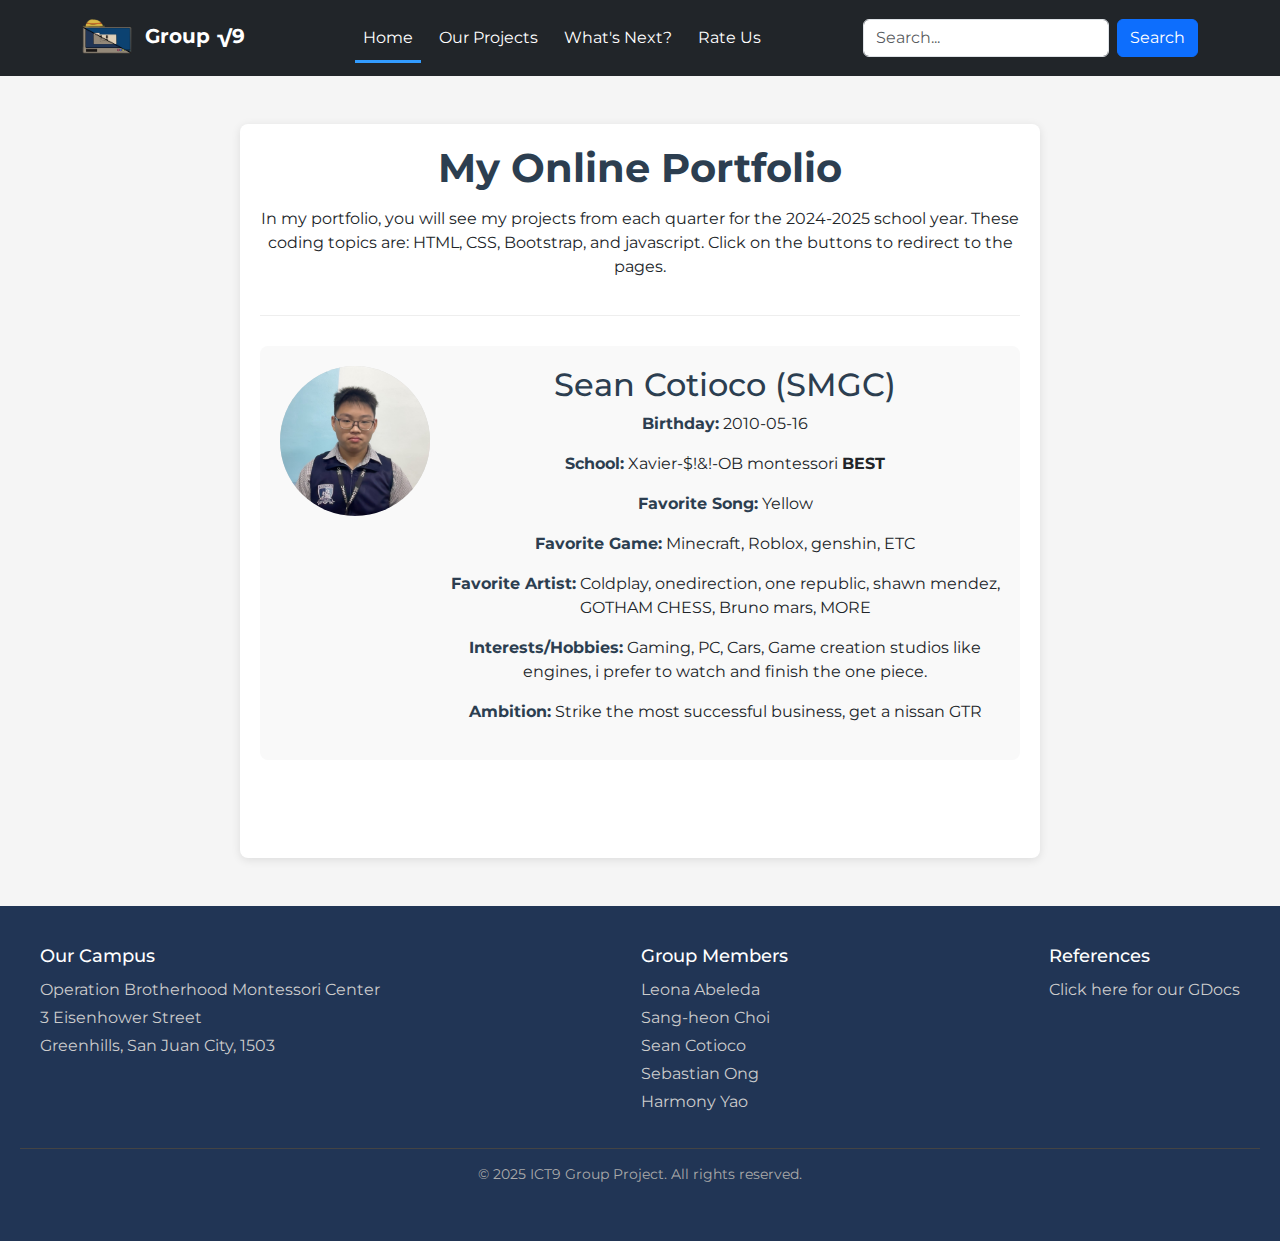
<file: sean.html>
<!DOCTYPE html>
<html>
<head>
	<meta charset="utf-8">
	<meta name="viewport" content="width=device-width, initial-scale=1">
	<link href="https://cdn.jsdelivr.net/npm/bootstrap@5.3.0/dist/css/bootstrap.min.css" rel="stylesheet">


 	<link rel="icon" type="image/x-icon" href="icon.png">

	<!-- BOOTSTRAP 5 -->
	<link href="https://cdn.jsdelivr.net/npm/bootstrap@5.3.3/dist/css/bootstrap.min.css" rel="stylesheet" integrity="sha384-QWTKZyjpPEjISv5WaRU9OFeRpok6YctnYmDr5pNlyT2bRjXh0JMhjY6hW+ALEwIH" crossorigin="anonymous">

    <!-- GOOGLE FONTS -->
    <link rel="preconnect" href="https://fonts.googleapis.com">
    <link rel="preconnect" href="https://fonts.gstatic.com" crossorigin>
    <link href="https://fonts.googleapis.com/css2?family=Ancizar+Serif:ital,wght@0,300..900;1,300..900&family=DM+Serif+Display:ital@0;1&family=Edu+AU+VIC+WA+NT+Pre:wght@400..700&family=Grechen+Fuemen&family=Lilita+One&family=Mr+Bedfort&family=Noto+Color+Emoji&family=Playfair+Display:ital,wght@0,400..900;1,400..900&family=Playwrite+VN:wght@100..400&display=swap" rel="stylesheet">

    <!-- CLOUDFLARE FOR ANIMATION -->
	<link rel="stylesheet" href="https://cdnjs.cloudflare.com/ajax/libs/animate.css/4.1.1/animate.min.css">

	<title>Group 3's Online Portfolio - Cotioco's Page</title>

	<link rel="stylesheet" href="style.css">
</head>
<body>

    <!DOCTYPE html>
<html>
<head>
	<meta charset="utf-8">
	<meta name="viewport" content="width=device-width, initial-scale=1">
	<title>Group 3's Online Portfolio - Choi's Page</title>

    <link rel="icon" type="image/x-icon" href="icon.png">

	<!-- BOOTSTRAP 5 -->
	<link href="https://cdn.jsdelivr.net/npm/bootstrap@5.3.3/dist/css/bootstrap.min.css" rel="stylesheet" integrity="sha384-QWTKZyjpPEjISv5WaRU9OFeRpok6YctnYmDr5pNlyT2bRjXh0JMhjY6hW+ALEwIH" crossorigin="anonymous">

    <!-- GOOGLE FONTS -->
    <link rel="preconnect" href="https://fonts.googleapis.com">
    <link rel="preconnect" href="https://fonts.gstatic.com" crossorigin>
    <link href="https://fonts.googleapis.com/css2?family=Montserrat:ital,wght@0,100..900;1,100..900&family=Quicksand:wght@300..700&display=swap" rel="stylesheet">

    <!-- CLOUDFLARE FOR ANIMATION -->
	<link rel="stylesheet" href="https://cdnjs.cloudflare.com/ajax/libs/animate.css/4.1.1/animate.min.css">

	 <!-- STYLE; Everyone -->
	<link rel="stylesheet" type="text/css" href="style.css">
</head>
<body>
	<!-- NAVIGATION BAR; Choi -->
	<nav class="navbar navbar-expand-md navbar-dark bg-dark sticky-top">
        <div class="container-sm">
            <!-- LOGO -->
            <a class="navbar-brand" href="index.html">
                <img src="logo.png" alt="Online Portfolio logo">
                <span class="ms-2 fw-bold">Group √9</span>
            </a>

        <!-- TOGGLER -->
        <button class="navbar-toggler" type="button" data-bs-toggle="collapse" data-bs-target="#mynavbar" aria-controls="mynavbar" aria-expanded="false" aria-label="Toggle navigation">
            <span class="navbar-toggler-icon"></span>
        </button>

        <!-- NAVBAR ITEMS -->
            <div class="collapse navbar-collapse" id="mynavbar">
                <ul class="navbar-nav mx-auto">
                    <li class="nav-item">
                        <a class="nav-link active" href="index.html">Home</a>
                    </li>
                    <li class="nav-item">
                        <a class="nav-link" href="projects.html">Our Projects</a>
                    </li>
                    <li class="nav-item">
                        <a class="nav-link" href="whatsnext.html">What's Next?</a>
                    </li>
                    <li class="nav-item">
                        <a class="nav-link" href="rate.html">Rate Us</a>
                    </li>
                </ul>

            <!-- SEARCH FORM -->
                <form class="d-flex" action="https://www.google.com/search" method="get" target="_blank">
                    <input class="form-control me-2" type="text" name="q" placeholder="Search..." required>
                    <button class="btn btn-primary" type="submit">Search</button>
                </form>
            </div>
        </div>
    </nav>

<!-- Portfolio; Cotioco -->
	<div class="container portfolio mt-5 mb-5">
	        <div class="header">
	        	<h1>My Online Portfolio</h1>
	        	<p>In my portfolio, you will see my projects from each quarter for the 2024-2025 school year. These coding topics are: HTML, CSS, Bootstrap, and javascript. Click on the buttons to redirect to the pages.</p>
	        </div>

        <!-- Profile section -->
		<div class="profile-box">
			<!-- Pfp -->
			<img src="sean.png" alt="Profile Picture" class="img-fluid rounded-circle image-placeholder">

	        	<div class="details">
		                <h2>Sean Cotioco (SMGC) </h2>
		                <p><span class="label">Birthday:</span> 2010-05-16</p>
		                <p><span class="label">School:</span> Xavier-$!&!-OB montessori <b>BEST</b></p>
		                <p><span class="label">Favorite Song:</span> Yellow</p>
		                <p><span class="label">Favorite Game:</span> Minecraft, Roblox, genshin, ETC</p>
		                <p><span class="label">Favorite Artist:</span> Coldplay, onedirection, one republic, shawn mendez, GOTHAM CHESS, Bruno mars, MORE</p>
		                <p><span class="label">Interests/Hobbies:</span> Gaming, PC, Cars, Game creation studios like engines, i prefer to watch and finish the one piece.</p>
		                <p><span class="label">Ambition:</span> Strike the most successful business, get a nissan GTR </p>
	            	</div>
        	</div>
		<br><br>
	</div>

		    <!-- FOOTER -->
<footer class="footer">
  <div class="footer-container">
    <div class="footer-column">
      <h3>Our Campus</h3>
      <p>Operation Brotherhood Montessori Center</p>
      <p>3 Eisenhower Street</p>
      <p>Greenhills, San Juan City, 1503</p>
    </div>
    <div class="footer-column">
      <h3>Group Members</h3>
      <p>Leona Abeleda</p>
      <p>Sang-heon Choi</p>
      <p>Sean Cotioco</p>
      <p>Sebastian Ong</p>
      <p>Harmony Yao</p>
    </div>
    <div class="footer-column">
      <h3>References</h3>
      <p><a href="https://docs.google.com/document/d/1443_rFTvMxYkBfvUSqrgPFT8zezX56Qn1RfxSUgy0Vw/edit?usp=sharing">Click here for our GDocs</a></p>
    </div>
  </div>
  <div class="footer-bottom">
    <p>© 2025 ICT9 Group Project. All rights reserved.</p>
  </div>
</footer>

    <!-- JS & BOOTSTRAP -->
    <script src="main.js"></script>
    <script src="https://cdn.jsdelivr.net/npm/bootstrap@5.3.0/dist/js/bootstrap.bundle.min.js"></script>
  
</body>
</html>
</file>
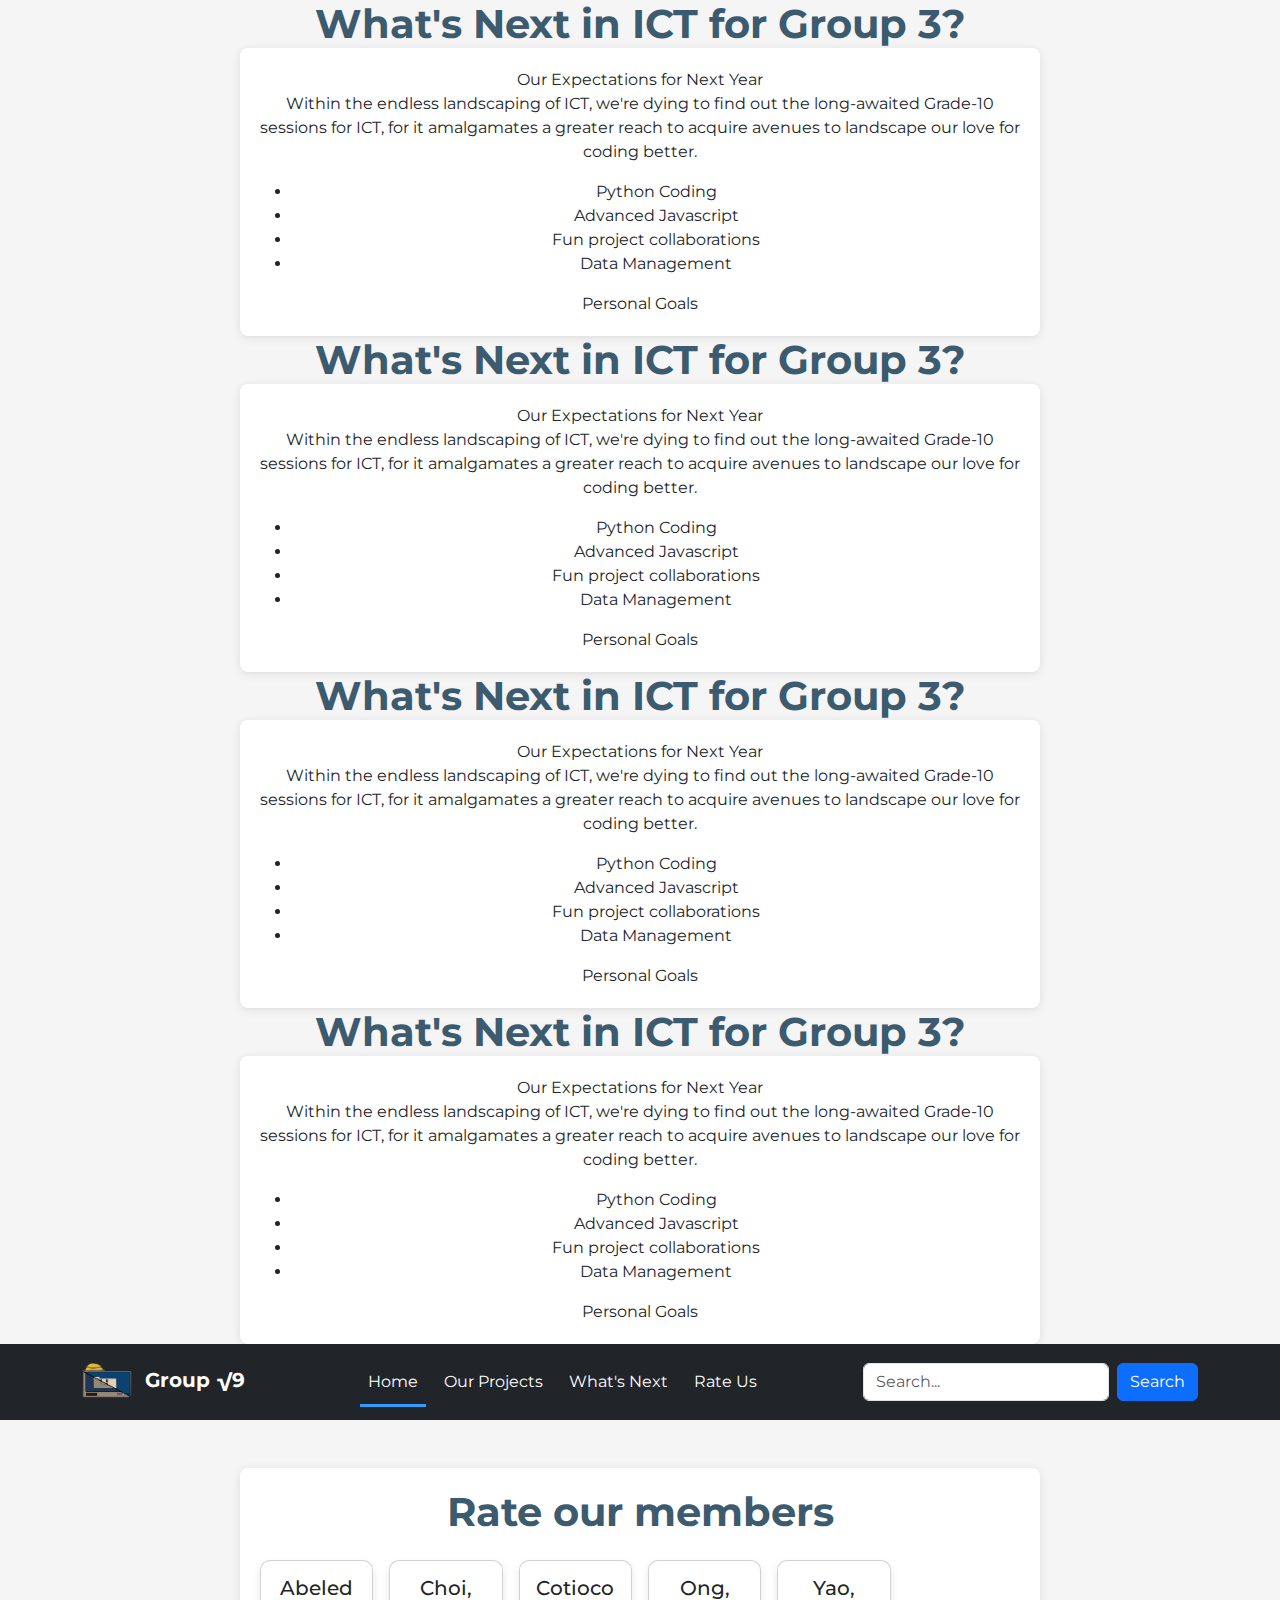
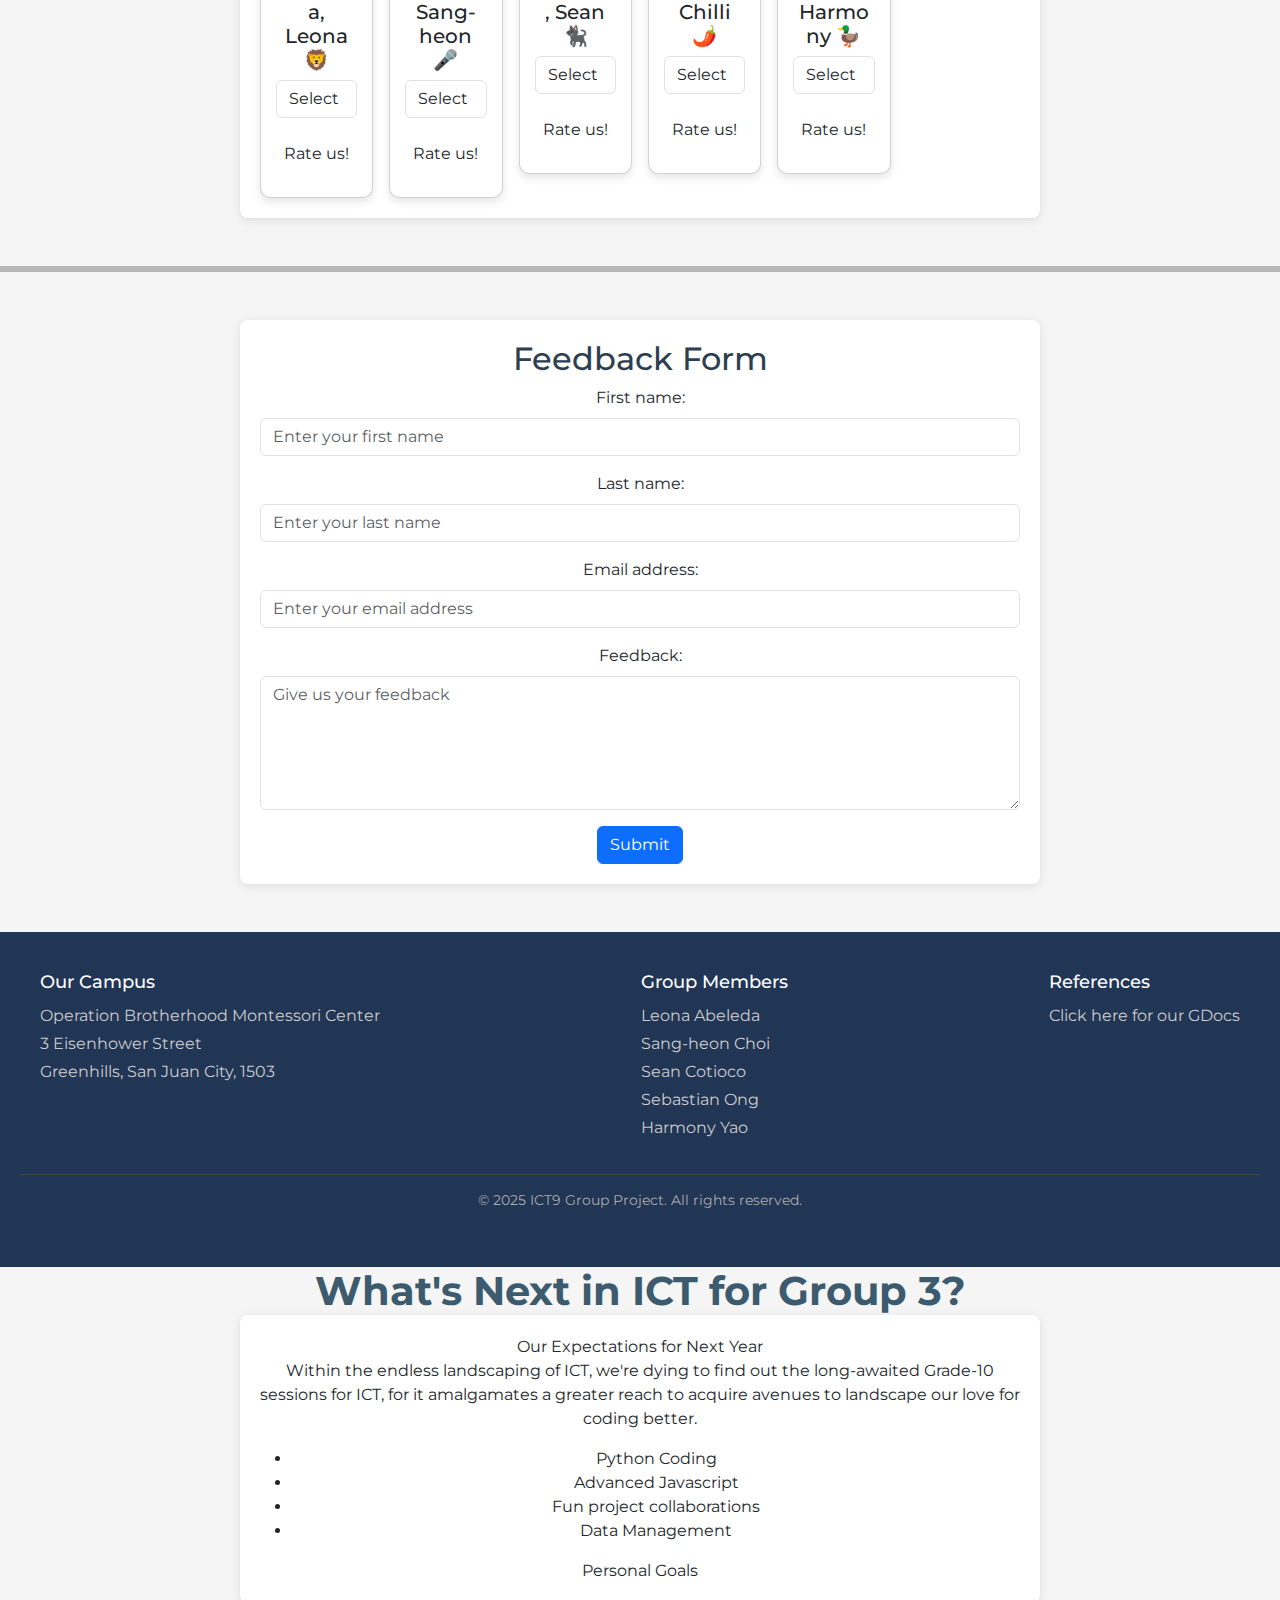
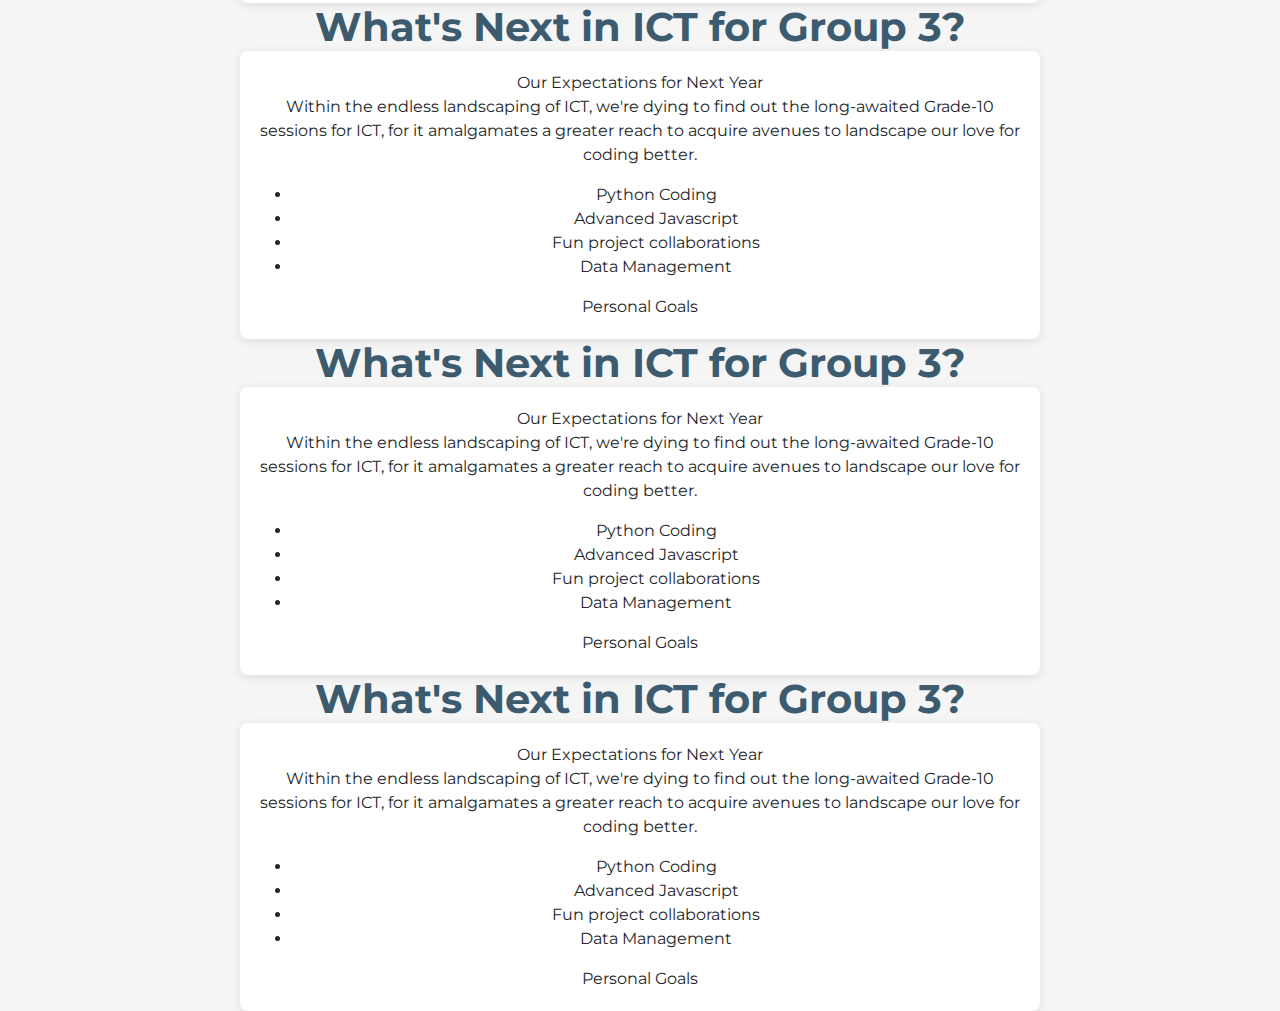
<file: whatsnext.html>
<!DOCTYPE html>
<html lang="en">
<head>
  <meta charset="UTF-8">
  <meta name="viewport" content="width=device-width, initial-scale=1">
  <title>What's Next in ICT?</title>


  <h1>What's Next in ICT for Group 3?</h1>

  <div class="container">
    <div class="section-title">Our Expectations for Next Year</div>
    <p>Within the endless landscaping of ICT, we're dying to find out the long-awaited Grade-10 sessions for ICT, for it amalgamates a greater reach to acquire avenues to landscape our love for coding better.</p>
    <ul>
      <li>Python Coding</li>
      <li>Advanced Javascript</li>
      <li>Fun project collaborations</li>
      <li>Data Management</li>
    </ul>

    <div class="personal-goals">
      <div class="section-title">Personal Goals</div>
      <div class="goal">
        <div class="dot gray-dot"></div>
        <div></div>
      </div>
      <div class="goal">
        <div class="dot gray-dot"></div>
        <div></div>
      </div>
      <div class="goal">
        <div class="dot gray-dot"></div>
        <div></div>
      </div>
      <div class="goal">
        <div class="dot gray-dot"></div>
        <div></div>
      </div>
    </div>
  </div>

</body>
</html>

<!DOCTYPE html>
<html lang="en">
<head>
  <meta charset="UTF-8">
  <meta name="viewport" content="width=device-width, initial-scale=1">
  <title>What's Next in ICT?</title>


  <h1>What's Next in ICT for Group 3?</h1>

  <div class="container">
    <div class="section-title">Our Expectations for Next Year</div>
    <p>Within the endless landscaping of ICT, we're dying to find out the long-awaited Grade-10 sessions for ICT, for it amalgamates a greater reach to acquire avenues to landscape our love for coding better.</p>
    <ul>
      <li>Python Coding</li>
      <li>Advanced Javascript</li>
      <li>Fun project collaborations</li>
      <li>Data Management</li>
    </ul>

    <div class="personal-goals">
      <div class="section-title">Personal Goals</div>
      <div class="goal">
        <div class="dot gray-dot"></div>
        <div></div>
      </div>
      <div class="goal">
        <div class="dot gray-dot"></div>
        <div></div>
      </div>
      <div class="goal">
        <div class="dot gray-dot"></div>
        <div></div>
      </div>
      <div class="goal">
        <div class="dot gray-dot"></div>
        <div></div>
      </div>
    </div>
  </div>

</body>
</html>

<!DOCTYPE html>
<html lang="en">
<head>
  <meta charset="UTF-8">
  <meta name="viewport" content="width=device-width, initial-scale=1">
  <title>What's Next in ICT?</title>


  <h1>What's Next in ICT for Group 3?</h1>

  <div class="container">
    <div class="section-title">Our Expectations for Next Year</div>
    <p>Within the endless landscaping of ICT, we're dying to find out the long-awaited Grade-10 sessions for ICT, for it amalgamates a greater reach to acquire avenues to landscape our love for coding better.</p>
    <ul>
      <li>Python Coding</li>
      <li>Advanced Javascript</li>
      <li>Fun project collaborations</li>
      <li>Data Management</li>
    </ul>

    <div class="personal-goals">
      <div class="section-title">Personal Goals</div>
      <div class="goal">
        <div class="dot gray-dot"></div>
        <div></div>
      </div>
      <div class="goal">
        <div class="dot gray-dot"></div>
        <div></div>
      </div>
      <div class="goal">
        <div class="dot gray-dot"></div>
        <div></div>
      </div>
      <div class="goal">
        <div class="dot gray-dot"></div>
        <div></div>
      </div>
    </div>
  </div>

</body>
</html>

<!DOCTYPE html>
<html lang="en">
<head>
  <meta charset="UTF-8">
  <meta name="viewport" content="width=device-width, initial-scale=1">
  <title>What's Next in ICT?</title>


  <h1>What's Next in ICT for Group 3?</h1>

  <div class="container">
    <div class="section-title">Our Expectations for Next Year</div>
    <p>Within the endless landscaping of ICT, we're dying to find out the long-awaited Grade-10 sessions for ICT, for it amalgamates a greater reach to acquire avenues to landscape our love for coding better.</p>
    <ul>
      <li>Python Coding</li>
      <li>Advanced Javascript</li>
      <li>Fun project collaborations</li>
      <li>Data Management</li>
    </ul>

    <div class="personal-goals">
      <div class="section-title">Personal Goals</div>
      <div class="goal">
        <div class="dot gray-dot"></div>
        <div></div>
      </div>
      <div class="goal">
        <div class="dot gray-dot"></div>
        <div></div>
      </div>
      <div class="goal">
        <div class="dot gray-dot"></div>
        <div></div>
      </div>
      <div class="goal">
        <div class="dot gray-dot"></div>
        <div></div>
      </div>
    </div>
  </div>

</body>
</html>




<!DOCTYPE html>
<html>
<head>
    <meta charset="utf-8">
    <meta name="viewport" content="width=device-width, initial-scale=1">
    <title>Group 3's Online Portfolio - RATE US</title>

    <link rel="icon" type="image/x-icon" href="icon.png">

    <!-- BOOTSTRAP 5 -->
    <link href="https://cdn.jsdelivr.net/npm/bootstrap@5.3.3/dist/css/bootstrap.min.css" rel="stylesheet" integrity="sha384-QWTKZyjpPEjISv5WaRU9OFeRpok6YctnYmDr5pNlyT2bRjXh0JMhjY6hW+ALEwIH" crossorigin="anonymous">

    <!-- GOOGLE FONTS -->
    <link rel="preconnect" href="https://fonts.googleapis.com">
    <link rel="preconnect" href="https://fonts.gstatic.com" crossorigin>
    <link href="https://fonts.googleapis.com/css2?family=Montserrat:ital,wght@0,100..900;1,100..900&family=Quicksand:wght@300..700&display=swap" rel="stylesheet">

    <!-- CLOUDFLARE FOR ANIMATION -->
    <link rel="stylesheet" href="https://cdnjs.cloudflare.com/ajax/libs/animate.css/4.1.1/animate.min.css">

     <!-- STYLE; Everyone -->
    <link rel="stylesheet" type="text/css" href="style.css">
</head>
<body>
    <!-- NAVIGATION BAR; Choi -->
    <nav class="navbar navbar-expand-md navbar-dark bg-dark sticky-top">
        <div class="container-sm">
            <!-- LOGO -->
            <a class="navbar-brand" href="index.html">
                <img src="logo.png" alt="Online Portfolio logo">
                <span class="ms-2 fw-bold">Group √9</span>
            </a>

        <!-- TOGGLER -->
        <button class="navbar-toggler" type="button" data-bs-toggle="collapse" data-bs-target="#mynavbar" aria-controls="mynavbar" aria-expanded="false" aria-label="Toggle navigation">
            <span class="navbar-toggler-icon"></span>
        </button>

        <!-- NAVBAR ITEMS -->
            <div class="collapse navbar-collapse" id="mynavbar">
                <ul class="navbar-nav mx-auto">
                    <li class="nav-item">
                        <a class="nav-link active" href="index.html">Home</a>
                    </li>
                    <li class="nav-item">
                        <a class="nav-link" href="#">Our Projects</a>
                    </li>
                    <li class="nav-item">
                        <a class="nav-link" href="#">What's Next</a>
                    </li>
                    <li class="nav-item">
                        <a class="nav-link" href="rate.html">Rate Us</a>
                    </li>
                </ul>

            <!-- SEARCH FORM -->
                <form class="d-flex" action="https://www.google.com/search" method="get" target="_blank">
                    <input class="form-control me-2" type="text" name="q" placeholder="Search..." required>
                    <button class="btn btn-primary" type="submit">Search</button>
                </form>
            </div>
        </div>
    </nav>

<!--  RATING AND FEEDBACK FORM; YAO -->
  <div class="container my-5" id="rating">
    <h1 class="mb-4">Rate our members</h1>

    <div class="row g-3">
      <!-- LEONA ABELEDA -->
      <div class="col-md-2">
        <div class="card">
          <h5>Abeleda, Leona 🦁</h5>
          <select id="rating-leona" class="form-control" onchange="rating$leona()">
            <option value="">Select</option>
            <option value="1">1</option>
            <option value="2">2</option>
            <option value="3">3</option>
            <option value="4">4</option>
            <option value="5">5</option>
          </select>
          <br>
          <p id="rate-score-leona">Rate us!</p>
        </div>
      </div>

      <!-- SANG CHOI -->
      <div class="col-md-2">
        <div class="card">
          <h5>Choi, Sang-heon 🎤</h5>
          <select id="rating-choi" class="form-control" onchange="rating$choi()">
            <option value="">Select</option>
            <option value="1">1</option>
            <option value="2">2</option>
            <option value="3">3</option>
            <option value="4">4</option>
            <option value="5">5</option>
          </select>
          <br>
          <p id="rate-score-choi">Rate us!</p>
        </div>
      </div>

      <!-- SEAN COTIOCO -->
      <div class="col-md-2">
        <div class="card">
          <h5>Cotioco, Sean 🐈‍⬛</h5>
          <select id="rating-sean" class="form-control" onchange="rating$sean()">
            <option value="">Select</option>
            <option value="1">1</option>
            <option value="2">2</option>
            <option value="3">3</option>
            <option value="4">4</option>
            <option value="5">5</option>
          </select>
          <br>
          <p id="rate-score-sean">Rate us!</p>
        </div>
      </div>

      <!-- CHILLI ONG -->
      <div class="col-md-2">
        <div class="card">
          <h5>Ong, Chilli 🌶️</h5>
          <select id="rating-ong" class="form-control" onchange="rating$ong()">
            <option value="">Select</option>
            <option value="1">1</option>
            <option value="2">2</option>
            <option value="3">3</option>
            <option value="4">4</option>
            <option value="5">5</option>
          </select>
          <br>
          <p id="rate-score-ong">Rate us!</p>
        </div>
      </div>

      <!-- HARMONY YAO -->
      <div class="col-md-2">
        <div class="card">
          <h5>Yao, Harmony 🦆</h5>
          <select id="rating-yao" class="form-control" onchange="rating$yao()">
            <option value="">Select</option>
            <option value="1">1</option>
            <option value="2">2</option>
            <option value="3">3</option>
            <option value="4">4</option>
            <option value="5">5</option>
          </select>
          <br>
          <p id="rate-score-yao">Rate us!</p>
        </div>
      </div>
    </div>
  </div>

  <hr>

  <!-- FEEDBACK FORM -->
  <div class="container my-5" id="feedback">

  	<h2>Feedback Form</h2>
    <form>
      <div class="mb-3">
        <label for="fname" class="form-label">First name:</label>
        <input type="text" id="fname" name="fname" class="form-control" placeholder="Enter your first name">
      </div>
      <div class="mb-3">
        <label for="lname" class="form-label">Last name:</label>
        <input type="text" id="lname" name="lname" class="form-control" placeholder="Enter your last name">
      </div>
      <div class="mb-3">
        <label for="email" class="form-label">Email address:</label>
        <input type="email" id="email" name="email" class="form-control" placeholder="Enter your email address">
      </div>
      <div class="mb-3">
        <label for="message" class="form-label">Feedback:</label>
        <textarea id="message" name="message" rows="5" class="form-control" placeholder="Give us your feedback"></textarea>
      </div>
      <button type="submit" class="btn btn-primary" onclick="alert('Thank you for your feedback!')">Submit</button>
    </form>
  </div>

    <!-- FOOTER; Abeleda -->
    <footer class="footer">
        <div class="footer-container">
            <div class="footer-column">
                <h3>Our Campus</h3>
                <p>Operation Brotherhood Montessori Center</p>
                <p>3 Eisenhower Street</p>
                <p>Greenhills, San Juan City, 1503</p>
            </div>
            <div class="footer-column">
                <h3>Group Members</h3>
                <p>Leona Abeleda</p>
                <p>Sang-heon Choi</p>
                <p>Sean Cotioco</p>
                <p>Sebastian Ong</p>
                <p>Harmony Yao</p>
            </div>
            <div class="footer-column">
                <h3>References</h3>
                <p><a href="https://docs.google.com/document/d/1443_rFTvMxYkBfvUSqrgPFT8zezX56Qn1RfxSUgy0Vw/edit?usp=sharing" target="_blank">Click here for our GDocs</a></p>
            </div>
        </div>
        <div class="footer-bottom">
            <p>© 2025 ICT9 Group Project. All rights reserved.</p>
        </div>
    </footer>

    <!-- JS & BOOTSTRAP; Everyone -->
    <script src="main.js"></script>
    <script src="https://cdn.jsdelivr.net/npm/bootstrap@5.3.0/dist/js/bootstrap.bundle.min.js"></script>

</body>
</html>

<!DOCTYPE html>
<html lang="en">
<head>
  <meta charset="UTF-8">
  <meta name="viewport" content="width=device-width, initial-scale=1">
  <title>What's Next in ICT?</title>


  <h1>What's Next in ICT for Group 3?</h1>

  <div class="container">
    <div class="section-title">Our Expectations for Next Year</div>
    <p>Within the endless landscaping of ICT, we're dying to find out the long-awaited Grade-10 sessions for ICT, for it amalgamates a greater reach to acquire avenues to landscape our love for coding better.</p>
    <ul>
      <li>Python Coding</li>
      <li>Advanced Javascript</li>
      <li>Fun project collaborations</li>
      <li>Data Management</li>
    </ul>

    <div class="personal-goals">
      <div class="section-title">Personal Goals</div>
      <div class="goal">
        <div class="dot gray-dot"></div>
        <div></div>
      </div>
      <div class="goal">
        <div class="dot gray-dot"></div>
        <div></div>
      </div>
      <div class="goal">
        <div class="dot gray-dot"></div>
        <div></div>
      </div>
      <div class="goal">
        <div class="dot gray-dot"></div>
        <div></div>
      </div>
    </div>
  </div>

</body>
</html>
<!DOCTYPE html>
<html lang="en">
<head>
  <meta charset="UTF-8">
  <meta name="viewport" content="width=device-width, initial-scale=1">
  <title>What's Next in ICT?</title>


  <h1>What's Next in ICT for Group 3?</h1>

  <div class="container">
    <div class="section-title">Our Expectations for Next Year</div>
    <p>Within the endless landscaping of ICT, we're dying to find out the long-awaited Grade-10 sessions for ICT, for it amalgamates a greater reach to acquire avenues to landscape our love for coding better.</p>
    <ul>
      <li>Python Coding</li>
      <li>Advanced Javascript</li>
      <li>Fun project collaborations</li>
      <li>Data Management</li>
    </ul>

    <div class="personal-goals">
      <div class="section-title">Personal Goals</div>
      <div class="goal">
        <div class="dot gray-dot"></div>
        <div></div>
      </div>
      <div class="goal">
        <div class="dot gray-dot"></div>
        <div></div>
      </div>
      <div class="goal">
        <div class="dot gray-dot"></div>
        <div></div>
      </div>
      <div class="goal">
        <div class="dot gray-dot"></div>
        <div></div>
      </div>
    </div>
  </div>

</body>
</html>
<!DOCTYPE html>
<html lang="en">
<head>
  <meta charset="UTF-8">
  <meta name="viewport" content="width=device-width, initial-scale=1">
  <title>What's Next in ICT?</title>


  <h1>What's Next in ICT for Group 3?</h1>

  <div class="container">
    <div class="section-title">Our Expectations for Next Year</div>
    <p>Within the endless landscaping of ICT, we're dying to find out the long-awaited Grade-10 sessions for ICT, for it amalgamates a greater reach to acquire avenues to landscape our love for coding better.</p>
    <ul>
      <li>Python Coding</li>
      <li>Advanced Javascript</li>
      <li>Fun project collaborations</li>
      <li>Data Management</li>
    </ul>

    <div class="personal-goals">
      <div class="section-title">Personal Goals</div>
      <div class="goal">
        <div class="dot gray-dot"></div>
        <div></div>
      </div>
      <div class="goal">
        <div class="dot gray-dot"></div>
        <div></div>
      </div>
      <div class="goal">
        <div class="dot gray-dot"></div>
        <div></div>
      </div>
      <div class="goal">
        <div class="dot gray-dot"></div>
        <div></div>
      </div>
    </div>
  </div>

</body>
</html>
<!DOCTYPE html>
<html lang="en">
<head>
  <meta charset="UTF-8">
  <meta name="viewport" content="width=device-width, initial-scale=1">
  <title>What's Next in ICT?</title>


  <h1>What's Next in ICT for Group 3?</h1>

  <div class="container">
    <div class="section-title">Our Expectations for Next Year</div>
    <p>Within the endless landscaping of ICT, we're dying to find out the long-awaited Grade-10 sessions for ICT, for it amalgamates a greater reach to acquire avenues to landscape our love for coding better.</p>
    <ul>
      <li>Python Coding</li>
      <li>Advanced Javascript</li>
      <li>Fun project collaborations</li>
      <li>Data Management</li>
    </ul>

    <div class="personal-goals">
      <div class="section-title">Personal Goals</div>
      <div class="goal">
        <div class="dot gray-dot"></div>
        <div></div>
      </div>
      <div class="goal">
        <div class="dot gray-dot"></div>
        <div></div>
      </div>
      <div class="goal">
        <div class="dot gray-dot"></div>
        <div></div>
      </div>
      <div class="goal">
        <div class="dot gray-dot"></div>
        <div></div>
      </div>
    </div>
  </div>

</body>
</html>
</file>
<file: style.css>
* {
    margin: 0px;
    padding: 0px;
}

body {
    background-color: #f5f5f5;
    font-family: "Montserrat", serif;
}

hr {
    border: 3px solid #000000;
}

.container {
    text-align: center;
    padding: 10px;
}

/* NAVBAR */
        .navbar-brand img {
            width: 50px;
        }

        .nav-link {
            color: #ffffff;
            position: relative;
            margin: 5px;
        }

        .nav-link:hover {
            color: #ffffff;
            text-shadow: 2px 2px 6px #9bb7d1;
        }

        .nav-link::after {
            content: "";
            position: absolute;
            bottom: -5px;
            left: 50%;
            width: 0;
            height: 3px;
            background-color: #329cff;
            transform: translateX(-50%);
            transition: width 0.3s ease;
        }

        .nav-link:hover::after {
            width: 100%;
        }

        .nav-link.active {
            pointer-events: none;
            cursor: default;
        }

        .nav-link.active::after {
            width: 100%;
            background-color: #329cff;
        }

/* HERO */
        .hero {
            background-image: url('hero.png');
            background-position: center;
            background-repeat: no-repeat;
            background-size: cover;
            height: 90vh;
            display: flex;
            align-items: center;
            position: relative;
        }
                
        .hero::before {
            content: "";
            position: absolute;
            width: 100%;
            height: 100%;
            background: rgba(0, 0, 0, 0.5);
        }

        .hero .container {
            background-color: rgba(255, 255, 255, 0.85);
            z-index: 1;
        }
                
        .hero h1 {
            font-weight: bold;
            margin-top: 20px;
        }
                
        .hero p {
            margin-bottom: 20px;
        }

        .hero-logo {
            width: 200px;
            height: 200px;
        }

        .btn-lg {
            margin: 5px;
        }

/* CARDS */
        .card-text-special {
            color: #0084ff;
        }

        .card img {
            width: 100%;
            height: 400px;
            object-fit: cover;
        }

/*PORTFOLIO*/
        .header {
            text-align: center;
            margin-bottom: 30px;
            padding-bottom: 20px;
            border-bottom: 1px solid #eee;
        }

        .header h1 {
            color: #2c3e50;
            margin-bottom: 15px;
        }

        .portfolio {
            margin-top: 10%;
            max-width: 800px;
            margin: 0 auto;
            background-color: white;
            padding: 20px;
            border-radius: 8px;
            box-shadow: 0 2px 10px rgba(0,0,0,0.1);
        }

        .profile-box {
            display: flex;
            gap: 20px;
            margin-bottom: 30px;
            padding: 20px;
            background-color: #f9f9f9;
            border-radius: 8px;
        }

        .image-placeholder {
            width: 150px;
            height: 150px;
            flex-shrink: 0;
        }

        .details {
            flex-grow: 1;
        }

        .label {
            font-weight: bold;
            color: #2c3e50;
            margin: 0 auto;
        }

/* PROJECTS */
        .projects .card {
            max-width: 800px;
            height: 300px;
            padding: 20px;
            flex-direction: row;
            display: flex;
            margin: 0 auto;
        }

/*SANG*/
         .projects #card1-sang {
            background-image: url("Q1-sang.png");
            background-size: 800px 500px;
        }

        .projects #card2-sang {
            background-image: url("Q2-sang.png");
            background-size: 800px 500px;
        }

        .projects #card3-sang {
            background-image: url("Q3-sang.png");
            background-size: 800px 500px;
        }

        .projects #card4-sang {
            background-image: url("Q4-sang.png");
            background-size: 800px 500px;
        }

/*YAO*/

         .projects #card1-sang {
            background-image: url("Q1-harms.png");
            background-size: 800px 500px;
        }

        .projects #card2-sang {
            background-image: url("Q2-harms.png");
            background-size: 800px 500px;
        }

        .projects #card3-sang {
            background-image: url("Q3-harms.png");
            background-size: 800px 500px;
        }

        .projects #card4-sang {
            background-image: url("Q4-harms.png");
            background-size: 800px 500px;
        }

        .projects h2 {
            text-align: center;
            margin-top: 3%;
        }

        .projects {
            justify-content: center;
            margin: 5% auto;

        }

        .projects button {
            margin: 0 auto;
            width: 100%;
            bottom: 0;
        }

.footer {
  background-color: #213555;
  color: #fff;
  padding: 40px 20px;
  font-family: "Montserrat", sans-serif;
}

.footer-container {
  display: flex;
  flex-wrap: wrap;
  justify-content: space-between;
  max-width: 1200px;
  margin: auto;
}

.footer-column h3 {
  font-size: 18px;
  margin-bottom: 10px;
}

.footer-column p {
  color: #ccc;
  margin: 4px 0;
}

.footer-column a {
  color: #ccc;
  margin: 4px 0;
  text-decoration: none;
}

.footer-column a:hover {
  color: #aaa;
  margin: 4px 0;
  text-decoration: none;
}

.footer-bottom {
  text-align: center;
  margin-top: 30px;
  border-top: 1px solid #444;
  padding-top: 15px;
  font-size: 14px;
  color: #aaa;
}

/*Ong*/
        
        .container {
            max-width: 800px;
            margin: 0 auto;
            background-color: white;
            padding: 20px;
            border-radius: 8px;
            box-shadow: 0 2px 10px rgba(0,0,0,0.1);
        }
        
        .header {
            text-align: center;
            margin-bottom: 30px;
            padding-bottom: 20px;
            border-bottom: 1px solid #eee;
        }
        
        h1 {
            color: #2c3e50;
            margin-bottom: 15px;
        }
        
        .profile-box {
            display: flex;
            gap: 20px;
            margin-bottom: 30px;
            padding: 20px;
            background-color: #f9f9f9;
            border-radius: 8px;
        }
        
        .image-placeholder {
            width: 150px;
            height: 150px;
            background-color: #ddd;
            border-radius: 50%;
            flex-shrink: 0;
        }
        
        .details {
            flex-grow: 1;
        }
        
        h2 {
            color: #2c3e50;
            margin-top: 0;
        }
        
        .label {
            font-weight: bold;
            color: #2c3e50;
        }


/* FEEDBACK FORM */
#rating{     
    margin: 0 auto;                
 }


#rating .card {
    padding: 15px;
    min-height: 200px;
    box-shadow: 0 4px 8px rgba(0,0,0,0.1);
    border-radius: 10px;
}

 h1{
    color: #3C5B6F;
    font-weight: bold;
    text-align: center;
    margin: 0 auto;
}

#feedback form{
    max-width: 900px;
    margin: 0 auto;
}


#contents{
    background-color: rgba(245, 245, 245, .9);
    padding: 10px;
    border: darkgray 2px solid;
    margin-bottom: 3%;
    }

#feedback h1{
    color: #3C5B6F;
    font-weight: bold;
}

body.rate-html{
    background-image: url("rate.png");
    background-repeat: no-repeat;
    background-size: cover;
}
</file>
